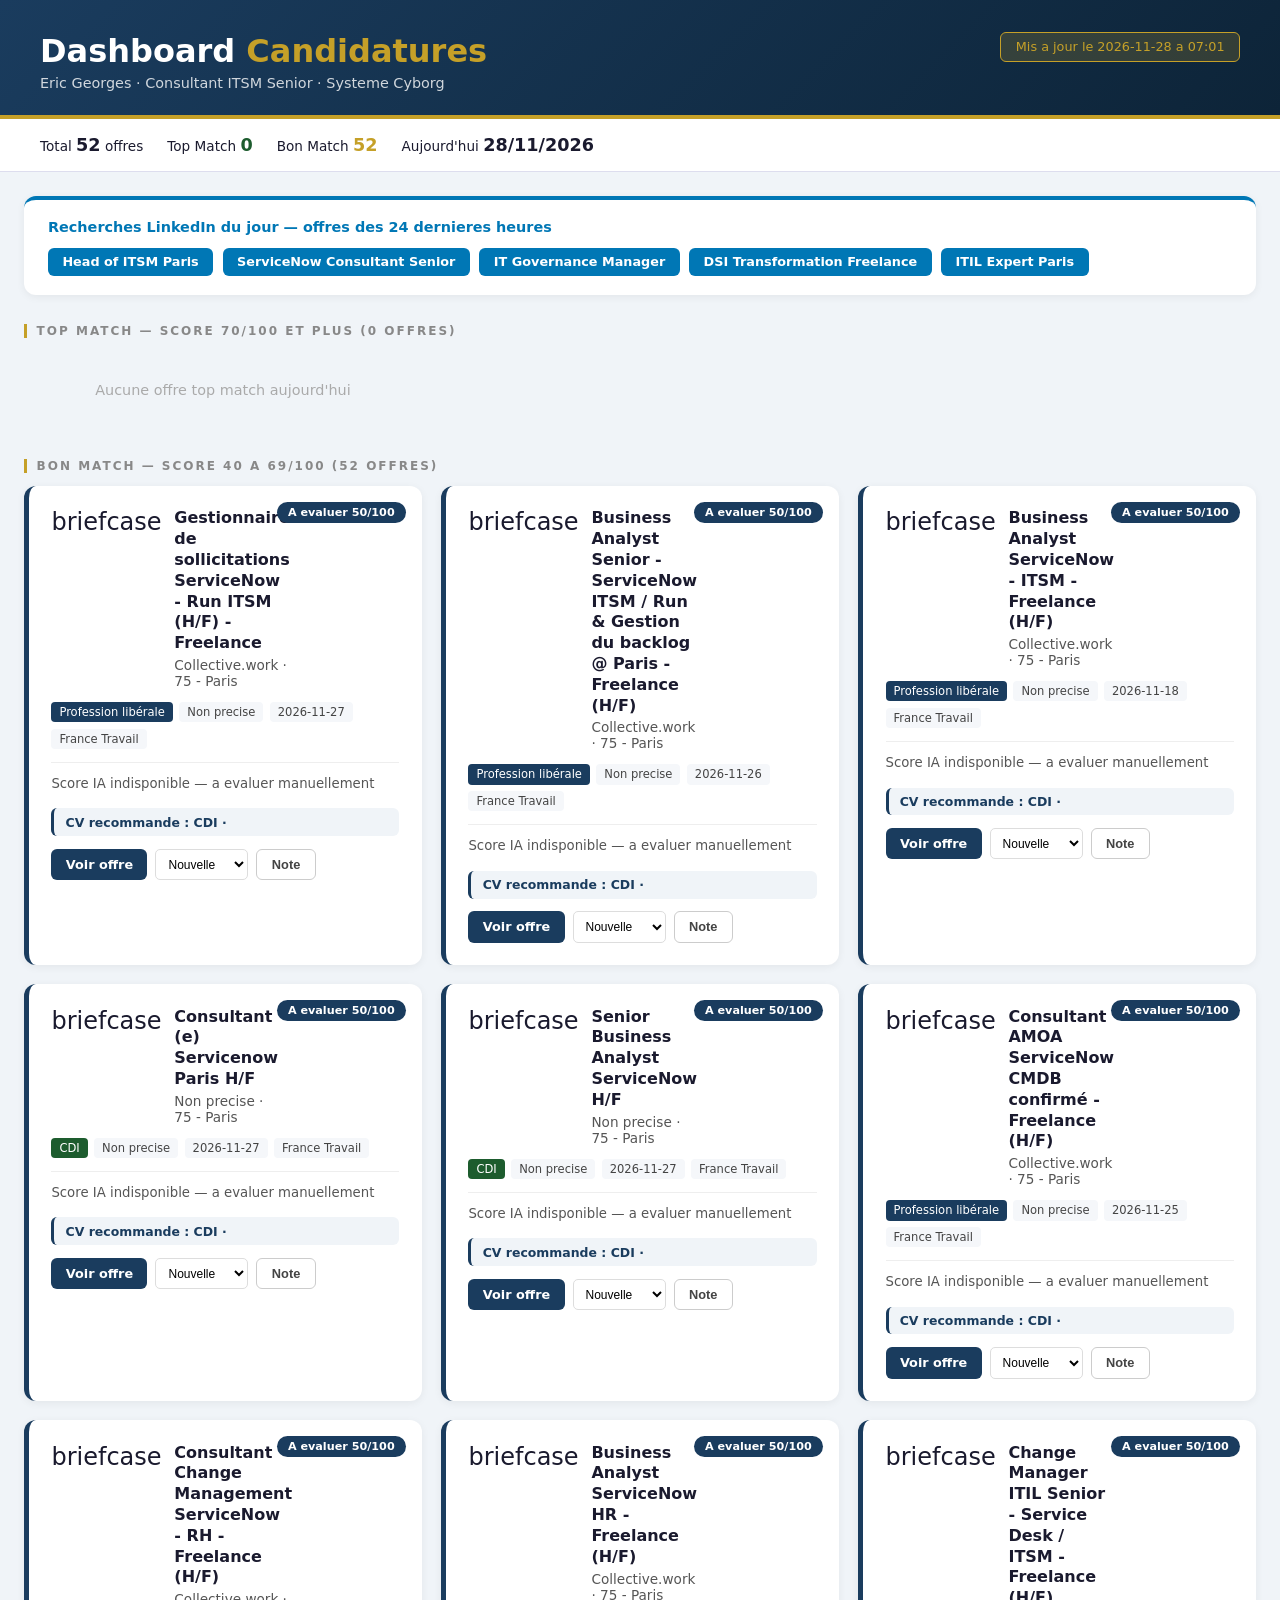
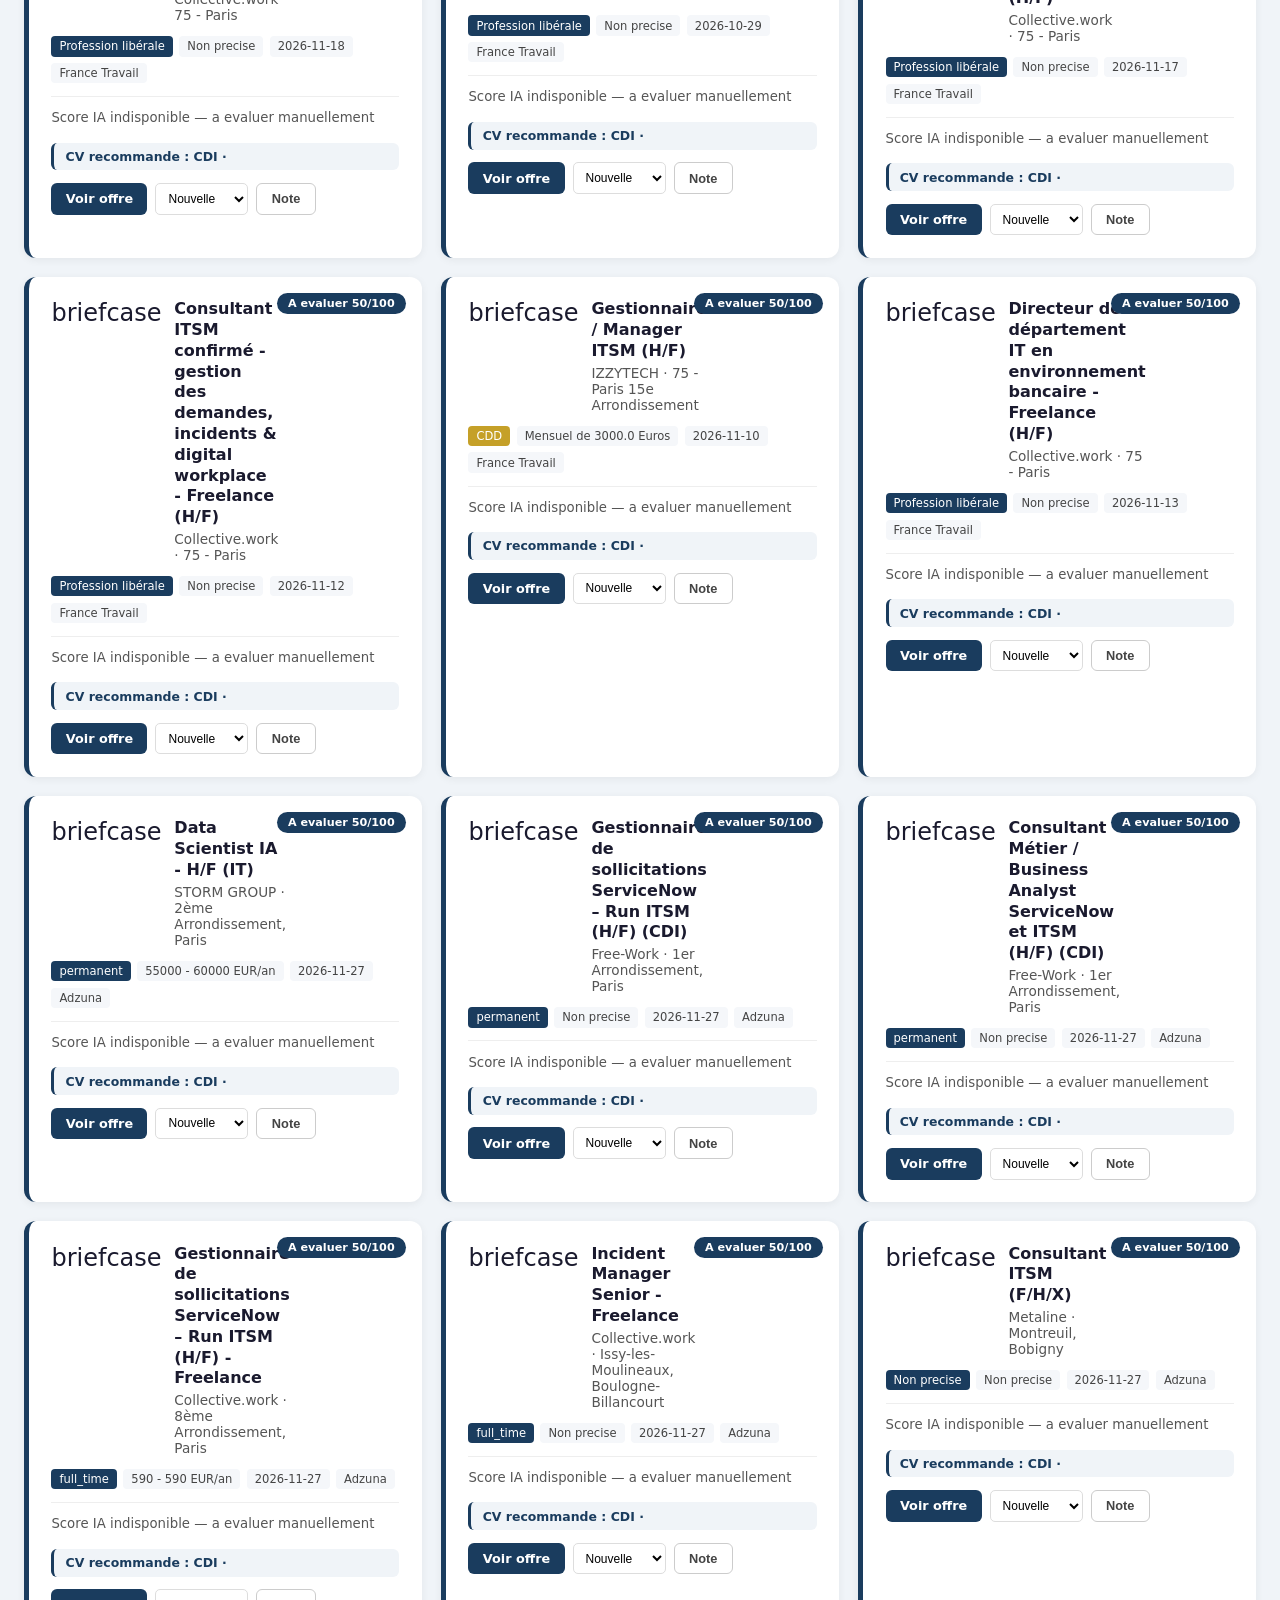
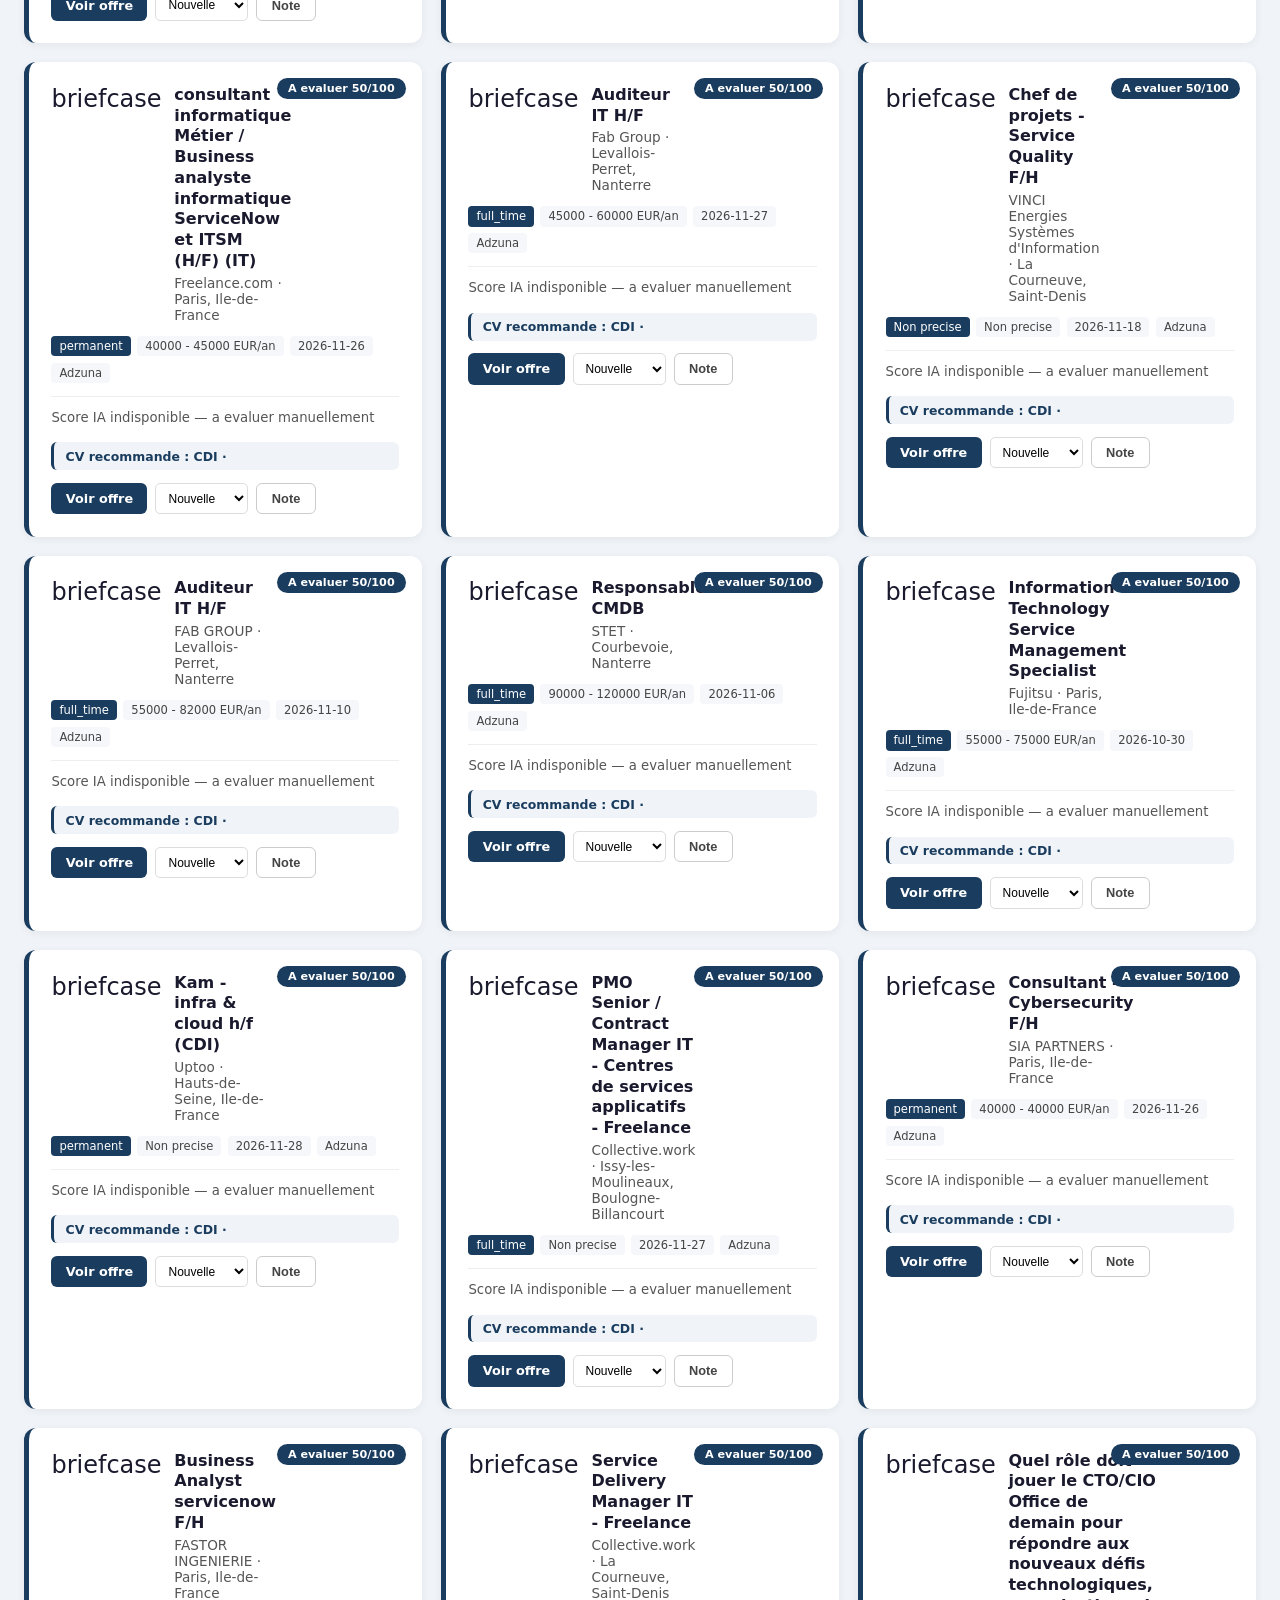
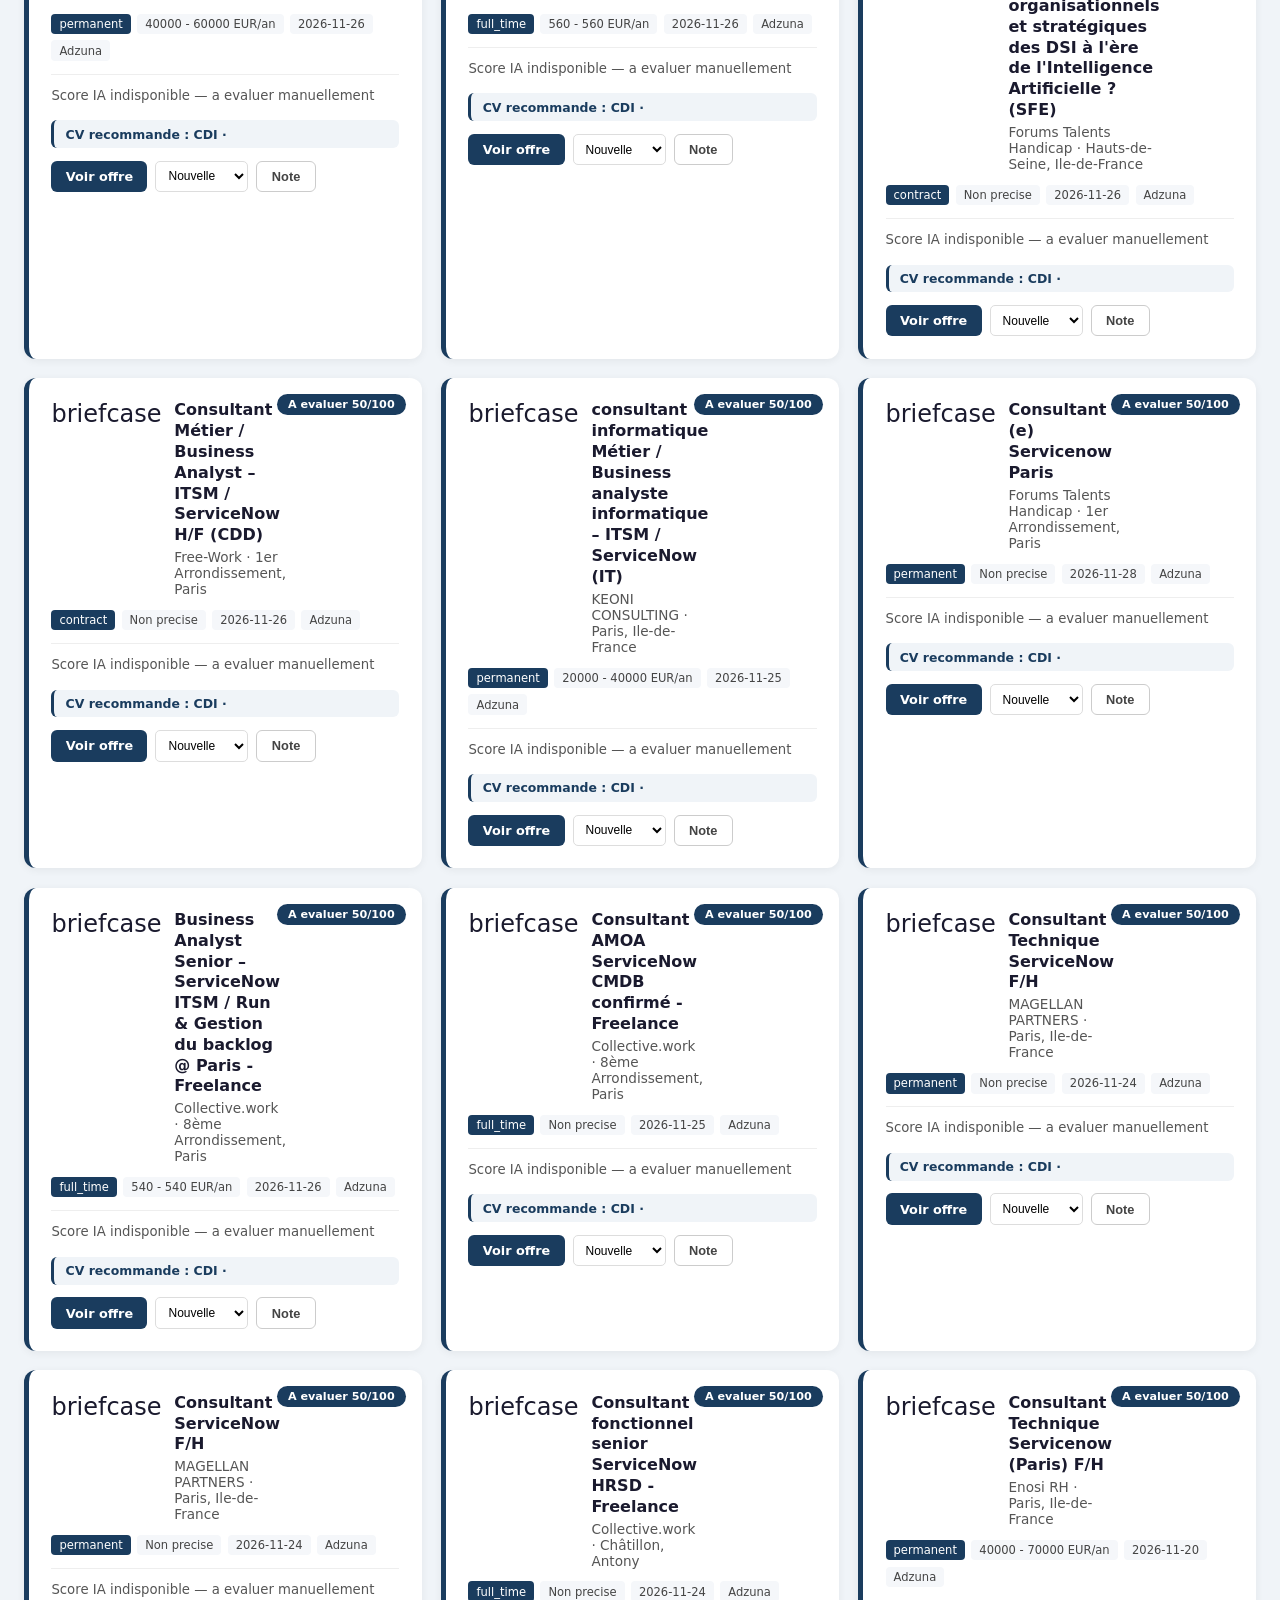
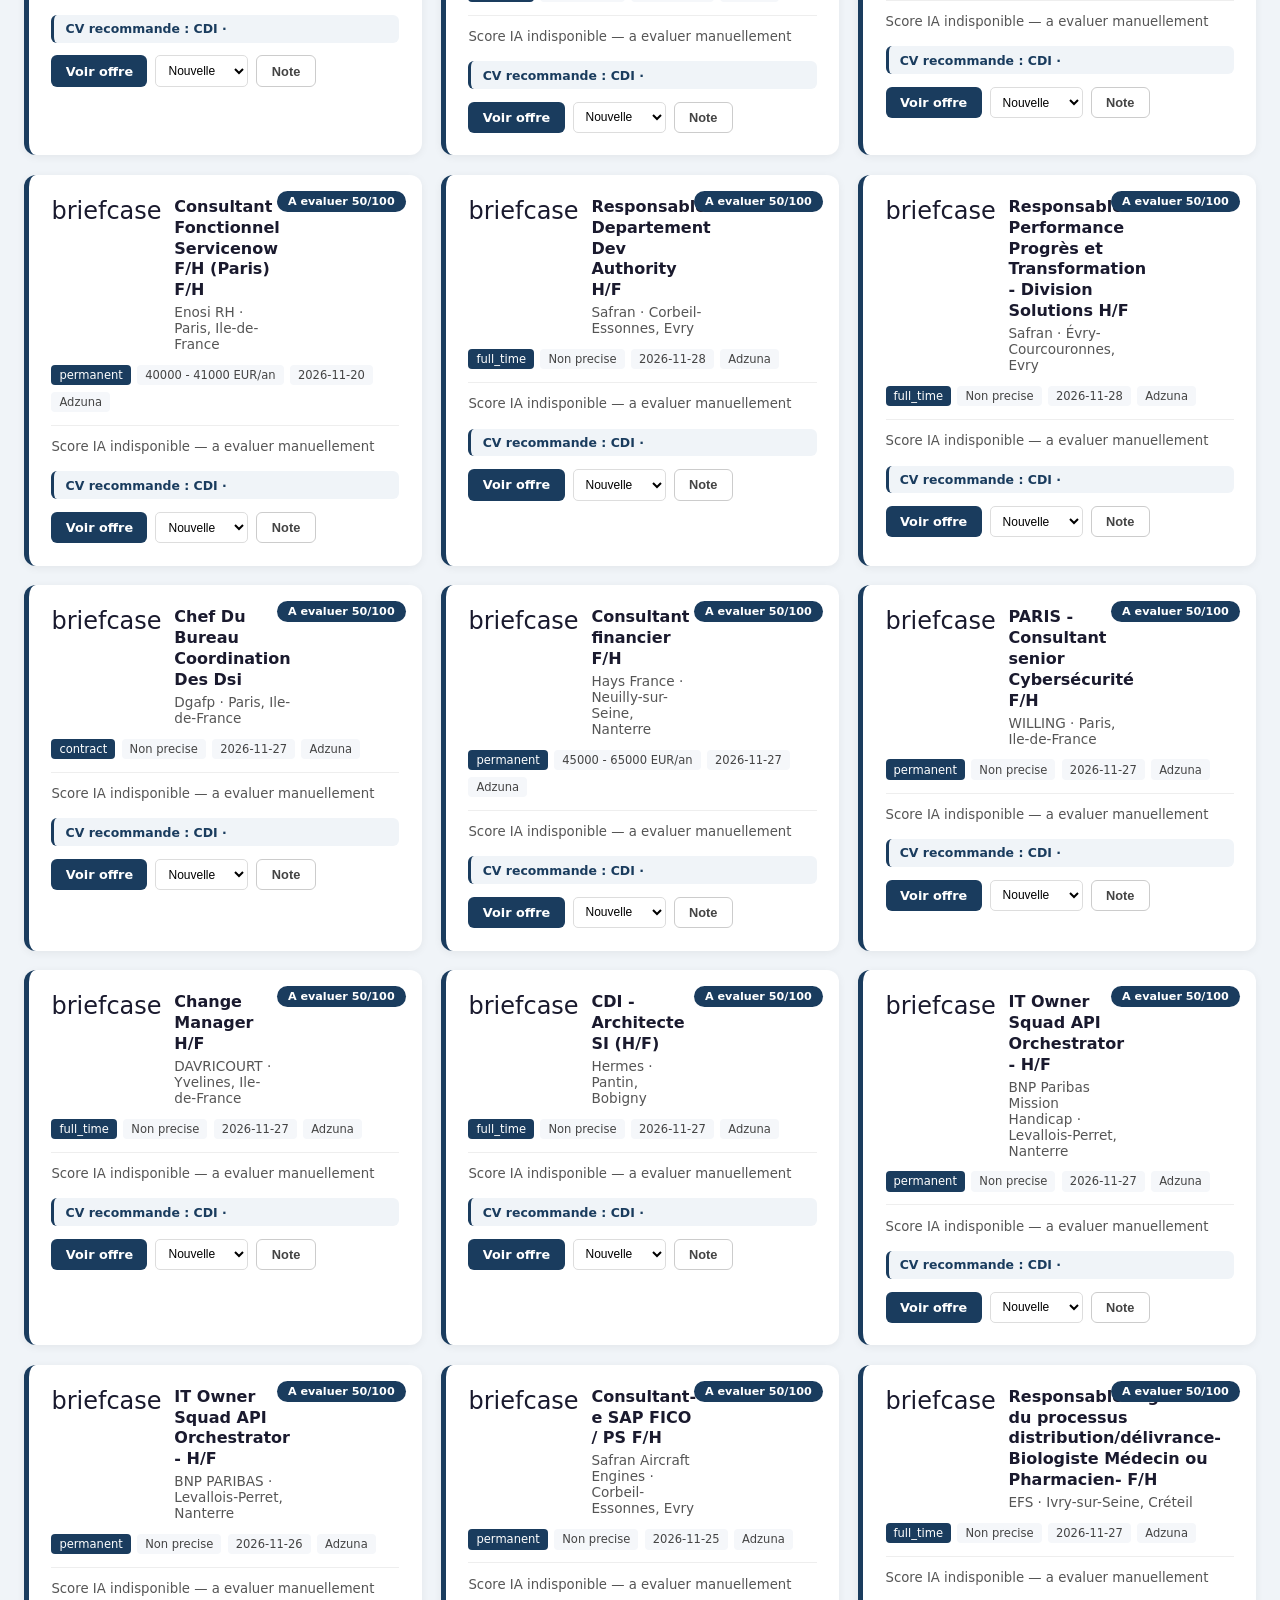
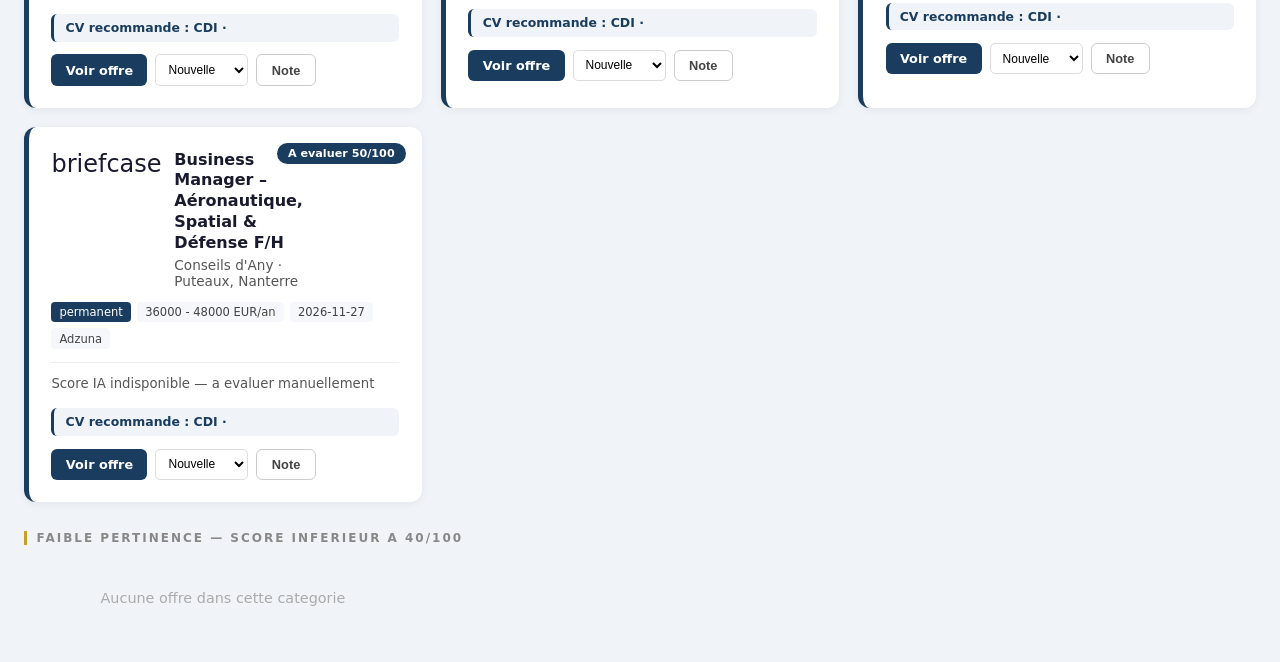
<file: index.html>
<!DOCTYPE html>
<html lang="fr">
<head>
<meta charset="UTF-8">
<meta name="viewport" content="width=device-width, initial-scale=1.0">
<title>Dashboard Candidatures — Eric Georges</title>
<style>
  :root { --navy: #1A3C5E; --gold: #C5A028; --green: #1D5C2E; --bordeaux: #8B1A1A; --indigo: #2C2C6E; }
  * { box-sizing: border-box; margin: 0; padding: 0; }
  body { font-family: 'Segoe UI', system-ui, sans-serif; background: #f0f4f8; color: #1a1a2e; }
  .header { background: linear-gradient(135deg, #1A3C5E 0%, #0d2438 100%); color: white; padding: 2rem 2.5rem 1.5rem; border-bottom: 4px solid #C5A028; }
  .header h1 { font-size: 2rem; font-weight: 800; }
  .header h1 span { color: #C5A028; }
  .header-sub { font-size: 0.9rem; opacity: 0.8; margin-top: 0.3rem; }
  .header-top { display:flex; justify-content:space-between; align-items:flex-start; flex-wrap:wrap; gap:1rem; }
  .date-badge { background: rgba(197,160,40,0.2); border: 1px solid #C5A028; border-radius: 6px; padding: 0.4rem 0.9rem; font-size: 0.8rem; color: #C5A028; }
  .stats { display: flex; gap: 1.5rem; padding: 1rem 2.5rem; background: white; border-bottom: 1px solid #dde; flex-wrap: wrap; }
  .stat { font-size: 0.85rem; }
  .stat strong { font-size: 1.1rem; }
  main { max-width: 1300px; margin: 0 auto; padding: 1.5rem; }
  .section-label { font-size: 0.75rem; font-weight: 700; text-transform: uppercase; letter-spacing: 2px; color: #888; margin: 1.8rem 0 0.8rem; border-left: 3px solid #C5A028; padding-left: 0.6rem; }
  .grid { display: grid; grid-template-columns: repeat(auto-fill, minmax(360px, 1fr)); gap: 1.2rem; }
  .card { background: white; border-radius: 12px; padding: 1.4rem; box-shadow: 0 2px 8px rgba(0,0,0,0.06); border-left: 5px solid #1A3C5E; position: relative; transition: transform 0.15s; }
  .card:hover { transform: translateY(-2px); box-shadow: 0 6px 20px rgba(0,0,0,0.1); }
  .score-badge { position: absolute; top: 1rem; right: 1rem; padding: 0.25rem 0.7rem; border-radius: 20px; font-size: 0.7rem; font-weight: 700; color: white; }
  .card-header { display: flex; gap: 0.8rem; margin-bottom: 0.8rem; padding-right: 8rem; }
  .card-icon { font-size: 1.5rem; }
  .card-title { font-size: 1rem; font-weight: 700; line-height: 1.3; }
  .card-company { font-size: 0.85rem; color: #555; margin-top: 0.2rem; }
  .card-meta { display: flex; flex-wrap: wrap; gap: 0.4rem; margin: 0.8rem 0; }
  .tag { background: #F5F7FA; border-radius: 4px; padding: 0.2rem 0.5rem; font-size: 0.72rem; color: #444; }
  .card-body { font-size: 0.83rem; color: #555; line-height: 1.5; margin-bottom: 0.9rem; border-top: 1px solid #eee; padding-top: 0.7rem; }
  .card-cv { font-size: 0.78rem; background: #f0f4f8; border-radius: 6px; padding: 0.4rem 0.7rem; margin-bottom: 0.8rem; color: #1A3C5E; font-weight: 600; }
  .card-actions { display: flex; gap: 0.5rem; flex-wrap: wrap; }
  .btn { display: inline-flex; align-items: center; padding: 0.45rem 0.9rem; border-radius: 6px; font-size: 0.8rem; font-weight: 600; text-decoration: none; cursor: pointer; border: none; }
  .btn-primary { background: #1A3C5E; color: white; }
  .btn-outline { background: transparent; border: 1.5px solid #ccc; color: #444; }
  .status-select { font-size: 0.75rem; padding: 0.3rem 0.5rem; border-radius: 5px; border: 1.5px solid #ddd; cursor: pointer; background: white; }
  .notes-area { width: 100%; margin-top: 0.6rem; padding: 0.5rem; border-radius: 6px; border: 1.5px solid #ddd; font-size: 0.8rem; resize: vertical; min-height: 50px; display: none; font-family: inherit; }
  .notes-area.visible { display: block; }
  .linkedin-section { background: white; border-radius: 12px; padding: 1.2rem 1.5rem; margin-bottom: 1rem; box-shadow: 0 2px 8px rgba(0,0,0,0.06); border-top: 4px solid #0077B5; }
  .linkedin-section h3 { color: #0077B5; font-size: 0.9rem; margin-bottom: 0.8rem; font-weight: 700; }
  .linkedin-links { display: flex; flex-wrap: wrap; gap: 0.6rem; }
  .linkedin-link { background: #0077B5; color: white; padding: 0.4rem 0.9rem; border-radius: 6px; font-size: 0.8rem; font-weight: 600; text-decoration: none; }
  .linkedin-link:hover { background: #005582; }
  .empty { text-align:center; color:#aaa; padding:2rem; font-size:0.9rem; }
</style>
</head>
<body>
<div class="header"><div class="header-top"><div><h1>Dashboard <span>Candidatures</span></h1><div class="header-sub">Eric Georges · Consultant ITSM Senior · Systeme Cyborg</div></div><div class="date-badge">Mis a jour le 2026-11-28 a 07:01</div></div></div>
<div class="stats"><div class="stat">Total <strong>52</strong> offres</div><div class="stat">Top Match <strong style="color:#1D5C2E">0</strong></div><div class="stat">Bon Match <strong style="color:#C5A028">52</strong></div><div class="stat">Aujourd'hui <strong>28/11/2026</strong></div></div>
<main>
<div class="linkedin-section"><h3>Recherches LinkedIn du jour — offres des 24 dernieres heures</h3><div class="linkedin-links"><a class="linkedin-link" href="https://www.linkedin.com/jobs/search/?keywords=head+of+ITSM+paris&location=Paris&f_TPR=r86400" target="_blank">Head of ITSM Paris</a><a class="linkedin-link" href="https://www.linkedin.com/jobs/search/?keywords=servicenow+consultant+senior+paris&location=Paris&f_TPR=r86400" target="_blank">ServiceNow Consultant Senior</a><a class="linkedin-link" href="https://www.linkedin.com/jobs/search/?keywords=IT+governance+manager+paris&location=Paris&f_TPR=r86400" target="_blank">IT Governance Manager</a><a class="linkedin-link" href="https://www.linkedin.com/jobs/search/?keywords=DSI+transformation+freelance+paris&location=Paris&f_TPR=r86400" target="_blank">DSI Transformation Freelance</a><a class="linkedin-link" href="https://www.linkedin.com/jobs/search/?keywords=ITIL+expert+paris&location=Paris&f_TPR=r86400" target="_blank">ITIL Expert Paris</a></div></div>
<div class="section-label">Top Match — Score 70/100 et plus (0 offres)</div><div class="grid"><div class="empty">Aucune offre top match aujourd'hui</div></div>
<div class="section-label">Bon Match — Score 40 a 69/100 (52 offres)</div><div class="grid"><div class="card" style="border-left-color:#1A3C5E"><div class="score-badge" style="background:#1A3C5E">A evaluer 50/100</div><div class="card-header"><div class="card-icon">briefcase</div><div><div class="card-title">Gestionnaire de sollicitations ServiceNow - Run ITSM (H/F) - Freelance</div><div class="card-company">Collective.work · 75 - Paris</div></div></div><div class="card-meta"><span class="tag" style="background:#1A3C5E;color:white">Profession libérale</span><span class="tag">Non precise</span><span class="tag">2026-11-27</span><span class="tag">France Travail</span></div><div class="card-body">Score IA indisponible — a evaluer manuellement</div><div class="card-cv" style="border-left:3px solid #1A3C5E">CV recommande : CDI · </div><div class="card-actions"><a class="btn btn-primary" href="https://candidat.francetravail.fr/offres/recherche/detail/9271152" target="_blank">Voir offre</a><select class="status-select" onchange="updateStatus('9271152', this.value)"><option value="new">Nouvelle</option><option value="active">A postuler</option><option value="applied">Envoyee</option><option value="network">Reseau</option><option value="rejected">Refusee</option></select><button class="btn btn-outline" onclick="toggleNote('9271152')">Note</button></div><textarea class="notes-area" id="notes9271152" onchange="saveNote('9271152', this.value)" placeholder="Vos notes..."></textarea></div><div class="card" style="border-left-color:#1A3C5E"><div class="score-badge" style="background:#1A3C5E">A evaluer 50/100</div><div class="card-header"><div class="card-icon">briefcase</div><div><div class="card-title">Business Analyst Senior - ServiceNow ITSM / Run & Gestion du backlog @ Paris - Freelance (H/F)</div><div class="card-company">Collective.work · 75 - Paris</div></div></div><div class="card-meta"><span class="tag" style="background:#1A3C5E;color:white">Profession libérale</span><span class="tag">Non precise</span><span class="tag">2026-11-26</span><span class="tag">France Travail</span></div><div class="card-body">Score IA indisponible — a evaluer manuellement</div><div class="card-cv" style="border-left:3px solid #1A3C5E">CV recommande : CDI · </div><div class="card-actions"><a class="btn btn-primary" href="https://candidat.francetravail.fr/offres/recherche/detail/9210016" target="_blank">Voir offre</a><select class="status-select" onchange="updateStatus('9210016', this.value)"><option value="new">Nouvelle</option><option value="active">A postuler</option><option value="applied">Envoyee</option><option value="network">Reseau</option><option value="rejected">Refusee</option></select><button class="btn btn-outline" onclick="toggleNote('9210016')">Note</button></div><textarea class="notes-area" id="notes9210016" onchange="saveNote('9210016', this.value)" placeholder="Vos notes..."></textarea></div><div class="card" style="border-left-color:#1A3C5E"><div class="score-badge" style="background:#1A3C5E">A evaluer 50/100</div><div class="card-header"><div class="card-icon">briefcase</div><div><div class="card-title">Business Analyst ServiceNow - ITSM - Freelance (H/F)</div><div class="card-company">Collective.work · 75 - Paris</div></div></div><div class="card-meta"><span class="tag" style="background:#1A3C5E;color:white">Profession libérale</span><span class="tag">Non precise</span><span class="tag">2026-11-18</span><span class="tag">France Travail</span></div><div class="card-body">Score IA indisponible — a evaluer manuellement</div><div class="card-cv" style="border-left:3px solid #1A3C5E">CV recommande : CDI · </div><div class="card-actions"><a class="btn btn-primary" href="https://candidat.francetravail.fr/offres/recherche/detail/8951730" target="_blank">Voir offre</a><select class="status-select" onchange="updateStatus('8951730', this.value)"><option value="new">Nouvelle</option><option value="active">A postuler</option><option value="applied">Envoyee</option><option value="network">Reseau</option><option value="rejected">Refusee</option></select><button class="btn btn-outline" onclick="toggleNote('8951730')">Note</button></div><textarea class="notes-area" id="notes8951730" onchange="saveNote('8951730', this.value)" placeholder="Vos notes..."></textarea></div><div class="card" style="border-left-color:#1A3C5E"><div class="score-badge" style="background:#1A3C5E">A evaluer 50/100</div><div class="card-header"><div class="card-icon">briefcase</div><div><div class="card-title">Consultant (e) Servicenow Paris H/F</div><div class="card-company">Non precise · 75 - Paris</div></div></div><div class="card-meta"><span class="tag" style="background:#1D5C2E;color:white">CDI</span><span class="tag">Non precise</span><span class="tag">2026-11-27</span><span class="tag">France Travail</span></div><div class="card-body">Score IA indisponible — a evaluer manuellement</div><div class="card-cv" style="border-left:3px solid #1A3C5E">CV recommande : CDI · </div><div class="card-actions"><a class="btn btn-primary" href="https://candidat.francetravail.fr/offres/recherche/detail/9274784" target="_blank">Voir offre</a><select class="status-select" onchange="updateStatus('9274784', this.value)"><option value="new">Nouvelle</option><option value="active">A postuler</option><option value="applied">Envoyee</option><option value="network">Reseau</option><option value="rejected">Refusee</option></select><button class="btn btn-outline" onclick="toggleNote('9274784')">Note</button></div><textarea class="notes-area" id="notes9274784" onchange="saveNote('9274784', this.value)" placeholder="Vos notes..."></textarea></div><div class="card" style="border-left-color:#1A3C5E"><div class="score-badge" style="background:#1A3C5E">A evaluer 50/100</div><div class="card-header"><div class="card-icon">briefcase</div><div><div class="card-title">Senior Business Analyst ServiceNow H/F</div><div class="card-company">Non precise · 75 - Paris</div></div></div><div class="card-meta"><span class="tag" style="background:#1D5C2E;color:white">CDI</span><span class="tag">Non precise</span><span class="tag">2026-11-27</span><span class="tag">France Travail</span></div><div class="card-body">Score IA indisponible — a evaluer manuellement</div><div class="card-cv" style="border-left:3px solid #1A3C5E">CV recommande : CDI · </div><div class="card-actions"><a class="btn btn-primary" href="https://candidat.francetravail.fr/offres/recherche/detail/9274769" target="_blank">Voir offre</a><select class="status-select" onchange="updateStatus('9274769', this.value)"><option value="new">Nouvelle</option><option value="active">A postuler</option><option value="applied">Envoyee</option><option value="network">Reseau</option><option value="rejected">Refusee</option></select><button class="btn btn-outline" onclick="toggleNote('9274769')">Note</button></div><textarea class="notes-area" id="notes9274769" onchange="saveNote('9274769', this.value)" placeholder="Vos notes..."></textarea></div><div class="card" style="border-left-color:#1A3C5E"><div class="score-badge" style="background:#1A3C5E">A evaluer 50/100</div><div class="card-header"><div class="card-icon">briefcase</div><div><div class="card-title">Consultant AMOA ServiceNow CMDB confirmé - Freelance (H/F)</div><div class="card-company">Collective.work · 75 - Paris</div></div></div><div class="card-meta"><span class="tag" style="background:#1A3C5E;color:white">Profession libérale</span><span class="tag">Non precise</span><span class="tag">2026-11-25</span><span class="tag">France Travail</span></div><div class="card-body">Score IA indisponible — a evaluer manuellement</div><div class="card-cv" style="border-left:3px solid #1A3C5E">CV recommande : CDI · </div><div class="card-actions"><a class="btn btn-primary" href="https://candidat.francetravail.fr/offres/recherche/detail/9176006" target="_blank">Voir offre</a><select class="status-select" onchange="updateStatus('9176006', this.value)"><option value="new">Nouvelle</option><option value="active">A postuler</option><option value="applied">Envoyee</option><option value="network">Reseau</option><option value="rejected">Refusee</option></select><button class="btn btn-outline" onclick="toggleNote('9176006')">Note</button></div><textarea class="notes-area" id="notes9176006" onchange="saveNote('9176006', this.value)" placeholder="Vos notes..."></textarea></div><div class="card" style="border-left-color:#1A3C5E"><div class="score-badge" style="background:#1A3C5E">A evaluer 50/100</div><div class="card-header"><div class="card-icon">briefcase</div><div><div class="card-title">Consultant Change Management ServiceNow - RH - Freelance (H/F)</div><div class="card-company">Collective.work · 75 - Paris</div></div></div><div class="card-meta"><span class="tag" style="background:#1A3C5E;color:white">Profession libérale</span><span class="tag">Non precise</span><span class="tag">2026-11-18</span><span class="tag">France Travail</span></div><div class="card-body">Score IA indisponible — a evaluer manuellement</div><div class="card-cv" style="border-left:3px solid #1A3C5E">CV recommande : CDI · </div><div class="card-actions"><a class="btn btn-primary" href="https://candidat.francetravail.fr/offres/recherche/detail/8951560" target="_blank">Voir offre</a><select class="status-select" onchange="updateStatus('8951560', this.value)"><option value="new">Nouvelle</option><option value="active">A postuler</option><option value="applied">Envoyee</option><option value="network">Reseau</option><option value="rejected">Refusee</option></select><button class="btn btn-outline" onclick="toggleNote('8951560')">Note</button></div><textarea class="notes-area" id="notes8951560" onchange="saveNote('8951560', this.value)" placeholder="Vos notes..."></textarea></div><div class="card" style="border-left-color:#1A3C5E"><div class="score-badge" style="background:#1A3C5E">A evaluer 50/100</div><div class="card-header"><div class="card-icon">briefcase</div><div><div class="card-title">Business Analyst ServiceNow HR - Freelance (H/F)</div><div class="card-company">Collective.work · 75 - Paris</div></div></div><div class="card-meta"><span class="tag" style="background:#1A3C5E;color:white">Profession libérale</span><span class="tag">Non precise</span><span class="tag">2026-10-29</span><span class="tag">France Travail</span></div><div class="card-body">Score IA indisponible — a evaluer manuellement</div><div class="card-cv" style="border-left:3px solid #1A3C5E">CV recommande : CDI · </div><div class="card-actions"><a class="btn btn-primary" href="https://candidat.francetravail.fr/offres/recherche/detail/8394681" target="_blank">Voir offre</a><select class="status-select" onchange="updateStatus('8394681', this.value)"><option value="new">Nouvelle</option><option value="active">A postuler</option><option value="applied">Envoyee</option><option value="network">Reseau</option><option value="rejected">Refusee</option></select><button class="btn btn-outline" onclick="toggleNote('8394681')">Note</button></div><textarea class="notes-area" id="notes8394681" onchange="saveNote('8394681', this.value)" placeholder="Vos notes..."></textarea></div><div class="card" style="border-left-color:#1A3C5E"><div class="score-badge" style="background:#1A3C5E">A evaluer 50/100</div><div class="card-header"><div class="card-icon">briefcase</div><div><div class="card-title">Change Manager ITIL Senior - Service Desk / ITSM - Freelance (H/F)</div><div class="card-company">Collective.work · 75 - Paris</div></div></div><div class="card-meta"><span class="tag" style="background:#1A3C5E;color:white">Profession libérale</span><span class="tag">Non precise</span><span class="tag">2026-11-17</span><span class="tag">France Travail</span></div><div class="card-body">Score IA indisponible — a evaluer manuellement</div><div class="card-cv" style="border-left:3px solid #1A3C5E">CV recommande : CDI · </div><div class="card-actions"><a class="btn btn-primary" href="https://candidat.francetravail.fr/offres/recherche/detail/8915889" target="_blank">Voir offre</a><select class="status-select" onchange="updateStatus('8915889', this.value)"><option value="new">Nouvelle</option><option value="active">A postuler</option><option value="applied">Envoyee</option><option value="network">Reseau</option><option value="rejected">Refusee</option></select><button class="btn btn-outline" onclick="toggleNote('8915889')">Note</button></div><textarea class="notes-area" id="notes8915889" onchange="saveNote('8915889', this.value)" placeholder="Vos notes..."></textarea></div><div class="card" style="border-left-color:#1A3C5E"><div class="score-badge" style="background:#1A3C5E">A evaluer 50/100</div><div class="card-header"><div class="card-icon">briefcase</div><div><div class="card-title">Consultant ITSM confirmé - gestion des demandes, incidents & digital workplace - Freelance (H/F)</div><div class="card-company">Collective.work · 75 - Paris</div></div></div><div class="card-meta"><span class="tag" style="background:#1A3C5E;color:white">Profession libérale</span><span class="tag">Non precise</span><span class="tag">2026-11-12</span><span class="tag">France Travail</span></div><div class="card-body">Score IA indisponible — a evaluer manuellement</div><div class="card-cv" style="border-left:3px solid #1A3C5E">CV recommande : CDI · </div><div class="card-actions"><a class="btn btn-primary" href="https://candidat.francetravail.fr/offres/recherche/detail/8762454" target="_blank">Voir offre</a><select class="status-select" onchange="updateStatus('8762454', this.value)"><option value="new">Nouvelle</option><option value="active">A postuler</option><option value="applied">Envoyee</option><option value="network">Reseau</option><option value="rejected">Refusee</option></select><button class="btn btn-outline" onclick="toggleNote('8762454')">Note</button></div><textarea class="notes-area" id="notes8762454" onchange="saveNote('8762454', this.value)" placeholder="Vos notes..."></textarea></div><div class="card" style="border-left-color:#1A3C5E"><div class="score-badge" style="background:#1A3C5E">A evaluer 50/100</div><div class="card-header"><div class="card-icon">briefcase</div><div><div class="card-title">Gestionnaire / Manager ITSM (H/F)</div><div class="card-company">IZZYTECH · 75 - Paris 15e Arrondissement</div></div></div><div class="card-meta"><span class="tag" style="background:#C5A028;color:white">CDD</span><span class="tag">Mensuel de 3000.0 Euros</span><span class="tag">2026-11-10</span><span class="tag">France Travail</span></div><div class="card-body">Score IA indisponible — a evaluer manuellement</div><div class="card-cv" style="border-left:3px solid #1A3C5E">CV recommande : CDI · </div><div class="card-actions"><a class="btn btn-primary" href="https://candidat.francetravail.fr/offres/recherche/detail/216GRDV" target="_blank">Voir offre</a><select class="status-select" onchange="updateStatus('216GRDV', this.value)"><option value="new">Nouvelle</option><option value="active">A postuler</option><option value="applied">Envoyee</option><option value="network">Reseau</option><option value="rejected">Refusee</option></select><button class="btn btn-outline" onclick="toggleNote('216GRDV')">Note</button></div><textarea class="notes-area" id="notes216GRDV" onchange="saveNote('216GRDV', this.value)" placeholder="Vos notes..."></textarea></div><div class="card" style="border-left-color:#1A3C5E"><div class="score-badge" style="background:#1A3C5E">A evaluer 50/100</div><div class="card-header"><div class="card-icon">briefcase</div><div><div class="card-title">Directeur de département IT en environnement bancaire - Freelance (H/F)</div><div class="card-company">Collective.work · 75 - Paris</div></div></div><div class="card-meta"><span class="tag" style="background:#1A3C5E;color:white">Profession libérale</span><span class="tag">Non precise</span><span class="tag">2026-11-13</span><span class="tag">France Travail</span></div><div class="card-body">Score IA indisponible — a evaluer manuellement</div><div class="card-cv" style="border-left:3px solid #1A3C5E">CV recommande : CDI · </div><div class="card-actions"><a class="btn btn-primary" href="https://candidat.francetravail.fr/offres/recherche/detail/8797809" target="_blank">Voir offre</a><select class="status-select" onchange="updateStatus('8797809', this.value)"><option value="new">Nouvelle</option><option value="active">A postuler</option><option value="applied">Envoyee</option><option value="network">Reseau</option><option value="rejected">Refusee</option></select><button class="btn btn-outline" onclick="toggleNote('8797809')">Note</button></div><textarea class="notes-area" id="notes8797809" onchange="saveNote('8797809', this.value)" placeholder="Vos notes..."></textarea></div><div class="card" style="border-left-color:#1A3C5E"><div class="score-badge" style="background:#1A3C5E">A evaluer 50/100</div><div class="card-header"><div class="card-icon">briefcase</div><div><div class="card-title">Data Scientist IA - H/F (IT)</div><div class="card-company">STORM GROUP · 2ème Arrondissement, Paris</div></div></div><div class="card-meta"><span class="tag" style="background:#1A3C5E;color:white">permanent</span><span class="tag">55000 - 60000 EUR/an</span><span class="tag">2026-11-27</span><span class="tag">Adzuna</span></div><div class="card-body">Score IA indisponible — a evaluer manuellement</div><div class="card-cv" style="border-left:3px solid #1A3C5E">CV recommande : CDI · </div><div class="card-actions"><a class="btn btn-primary" href="https://www.adzuna.fr/details/5981114932?utm_medium=api&utm_source=99a97ab7" target="_blank">Voir offre</a><select class="status-select" onchange="updateStatus('adzuna_5981114932', this.value)"><option value="new">Nouvelle</option><option value="active">A postuler</option><option value="applied">Envoyee</option><option value="network">Reseau</option><option value="rejected">Refusee</option></select><button class="btn btn-outline" onclick="toggleNote('adzuna_5981114932')">Note</button></div><textarea class="notes-area" id="notesadzuna_5981114932" onchange="saveNote('adzuna_5981114932', this.value)" placeholder="Vos notes..."></textarea></div><div class="card" style="border-left-color:#1A3C5E"><div class="score-badge" style="background:#1A3C5E">A evaluer 50/100</div><div class="card-header"><div class="card-icon">briefcase</div><div><div class="card-title">Gestionnaire de sollicitations ServiceNow – Run ITSM (H/F) (CDI)</div><div class="card-company">Free-Work · 1er Arrondissement, Paris</div></div></div><div class="card-meta"><span class="tag" style="background:#1A3C5E;color:white">permanent</span><span class="tag">Non precise</span><span class="tag">2026-11-27</span><span class="tag">Adzuna</span></div><div class="card-body">Score IA indisponible — a evaluer manuellement</div><div class="card-cv" style="border-left:3px solid #1A3C5E">CV recommande : CDI · </div><div class="card-actions"><a class="btn btn-primary" href="https://www.adzuna.fr/details/5980863860?utm_medium=api&utm_source=99a97ab7" target="_blank">Voir offre</a><select class="status-select" onchange="updateStatus('adzuna_5980863860', this.value)"><option value="new">Nouvelle</option><option value="active">A postuler</option><option value="applied">Envoyee</option><option value="network">Reseau</option><option value="rejected">Refusee</option></select><button class="btn btn-outline" onclick="toggleNote('adzuna_5980863860')">Note</button></div><textarea class="notes-area" id="notesadzuna_5980863860" onchange="saveNote('adzuna_5980863860', this.value)" placeholder="Vos notes..."></textarea></div><div class="card" style="border-left-color:#1A3C5E"><div class="score-badge" style="background:#1A3C5E">A evaluer 50/100</div><div class="card-header"><div class="card-icon">briefcase</div><div><div class="card-title">Consultant Métier / Business Analyst ServiceNow et ITSM (H/F) (CDI)</div><div class="card-company">Free-Work · 1er Arrondissement, Paris</div></div></div><div class="card-meta"><span class="tag" style="background:#1A3C5E;color:white">permanent</span><span class="tag">Non precise</span><span class="tag">2026-11-27</span><span class="tag">Adzuna</span></div><div class="card-body">Score IA indisponible — a evaluer manuellement</div><div class="card-cv" style="border-left:3px solid #1A3C5E">CV recommande : CDI · </div><div class="card-actions"><a class="btn btn-primary" href="https://www.adzuna.fr/details/5980863856?utm_medium=api&utm_source=99a97ab7" target="_blank">Voir offre</a><select class="status-select" onchange="updateStatus('adzuna_5980863856', this.value)"><option value="new">Nouvelle</option><option value="active">A postuler</option><option value="applied">Envoyee</option><option value="network">Reseau</option><option value="rejected">Refusee</option></select><button class="btn btn-outline" onclick="toggleNote('adzuna_5980863856')">Note</button></div><textarea class="notes-area" id="notesadzuna_5980863856" onchange="saveNote('adzuna_5980863856', this.value)" placeholder="Vos notes..."></textarea></div><div class="card" style="border-left-color:#1A3C5E"><div class="score-badge" style="background:#1A3C5E">A evaluer 50/100</div><div class="card-header"><div class="card-icon">briefcase</div><div><div class="card-title">Gestionnaire de sollicitations ServiceNow – Run ITSM (H/F) - Freelance</div><div class="card-company">Collective.work · 8ème Arrondissement, Paris</div></div></div><div class="card-meta"><span class="tag" style="background:#1A3C5E;color:white">full_time</span><span class="tag">590 - 590 EUR/an</span><span class="tag">2026-11-27</span><span class="tag">Adzuna</span></div><div class="card-body">Score IA indisponible — a evaluer manuellement</div><div class="card-cv" style="border-left:3px solid #1A3C5E">CV recommande : CDI · </div><div class="card-actions"><a class="btn btn-primary" href="https://www.adzuna.fr/details/5980310696?utm_medium=api&utm_source=99a97ab7" target="_blank">Voir offre</a><select class="status-select" onchange="updateStatus('adzuna_5980310696', this.value)"><option value="new">Nouvelle</option><option value="active">A postuler</option><option value="applied">Envoyee</option><option value="network">Reseau</option><option value="rejected">Refusee</option></select><button class="btn btn-outline" onclick="toggleNote('adzuna_5980310696')">Note</button></div><textarea class="notes-area" id="notesadzuna_5980310696" onchange="saveNote('adzuna_5980310696', this.value)" placeholder="Vos notes..."></textarea></div><div class="card" style="border-left-color:#1A3C5E"><div class="score-badge" style="background:#1A3C5E">A evaluer 50/100</div><div class="card-header"><div class="card-icon">briefcase</div><div><div class="card-title">Incident Manager Senior - Freelance</div><div class="card-company">Collective.work · Issy-les-Moulineaux, Boulogne-Billancourt</div></div></div><div class="card-meta"><span class="tag" style="background:#1A3C5E;color:white">full_time</span><span class="tag">Non precise</span><span class="tag">2026-11-27</span><span class="tag">Adzuna</span></div><div class="card-body">Score IA indisponible — a evaluer manuellement</div><div class="card-cv" style="border-left:3px solid #1A3C5E">CV recommande : CDI · </div><div class="card-actions"><a class="btn btn-primary" href="https://www.adzuna.fr/details/5980310191?utm_medium=api&utm_source=99a97ab7" target="_blank">Voir offre</a><select class="status-select" onchange="updateStatus('adzuna_5980310191', this.value)"><option value="new">Nouvelle</option><option value="active">A postuler</option><option value="applied">Envoyee</option><option value="network">Reseau</option><option value="rejected">Refusee</option></select><button class="btn btn-outline" onclick="toggleNote('adzuna_5980310191')">Note</button></div><textarea class="notes-area" id="notesadzuna_5980310191" onchange="saveNote('adzuna_5980310191', this.value)" placeholder="Vos notes..."></textarea></div><div class="card" style="border-left-color:#1A3C5E"><div class="score-badge" style="background:#1A3C5E">A evaluer 50/100</div><div class="card-header"><div class="card-icon">briefcase</div><div><div class="card-title">Consultant ITSM (F/H/X)</div><div class="card-company">Metaline · Montreuil, Bobigny</div></div></div><div class="card-meta"><span class="tag" style="background:#1A3C5E;color:white">Non precise</span><span class="tag">Non precise</span><span class="tag">2026-11-27</span><span class="tag">Adzuna</span></div><div class="card-body">Score IA indisponible — a evaluer manuellement</div><div class="card-cv" style="border-left:3px solid #1A3C5E">CV recommande : CDI · </div><div class="card-actions"><a class="btn btn-primary" href="https://www.adzuna.fr/details/5980204420?utm_medium=api&utm_source=99a97ab7" target="_blank">Voir offre</a><select class="status-select" onchange="updateStatus('adzuna_5980204420', this.value)"><option value="new">Nouvelle</option><option value="active">A postuler</option><option value="applied">Envoyee</option><option value="network">Reseau</option><option value="rejected">Refusee</option></select><button class="btn btn-outline" onclick="toggleNote('adzuna_5980204420')">Note</button></div><textarea class="notes-area" id="notesadzuna_5980204420" onchange="saveNote('adzuna_5980204420', this.value)" placeholder="Vos notes..."></textarea></div><div class="card" style="border-left-color:#1A3C5E"><div class="score-badge" style="background:#1A3C5E">A evaluer 50/100</div><div class="card-header"><div class="card-icon">briefcase</div><div><div class="card-title">consultant informatique Métier / Business analyste informatique ServiceNow et ITSM (H/F) (IT)</div><div class="card-company">Freelance.com · Paris, Ile-de-France</div></div></div><div class="card-meta"><span class="tag" style="background:#1A3C5E;color:white">permanent</span><span class="tag">40000 - 45000 EUR/an</span><span class="tag">2026-11-26</span><span class="tag">Adzuna</span></div><div class="card-body">Score IA indisponible — a evaluer manuellement</div><div class="card-cv" style="border-left:3px solid #1A3C5E">CV recommande : CDI · </div><div class="card-actions"><a class="btn btn-primary" href="https://www.adzuna.fr/details/5980060021?utm_medium=api&utm_source=99a97ab7" target="_blank">Voir offre</a><select class="status-select" onchange="updateStatus('adzuna_5980060021', this.value)"><option value="new">Nouvelle</option><option value="active">A postuler</option><option value="applied">Envoyee</option><option value="network">Reseau</option><option value="rejected">Refusee</option></select><button class="btn btn-outline" onclick="toggleNote('adzuna_5980060021')">Note</button></div><textarea class="notes-area" id="notesadzuna_5980060021" onchange="saveNote('adzuna_5980060021', this.value)" placeholder="Vos notes..."></textarea></div><div class="card" style="border-left-color:#1A3C5E"><div class="score-badge" style="background:#1A3C5E">A evaluer 50/100</div><div class="card-header"><div class="card-icon">briefcase</div><div><div class="card-title">Auditeur IT H/F</div><div class="card-company">Fab Group · Levallois-Perret, Nanterre</div></div></div><div class="card-meta"><span class="tag" style="background:#1A3C5E;color:white">full_time</span><span class="tag">45000 - 60000 EUR/an</span><span class="tag">2026-11-27</span><span class="tag">Adzuna</span></div><div class="card-body">Score IA indisponible — a evaluer manuellement</div><div class="card-cv" style="border-left:3px solid #1A3C5E">CV recommande : CDI · </div><div class="card-actions"><a class="btn btn-primary" href="https://www.adzuna.fr/details/5980754139?utm_medium=api&utm_source=99a97ab7" target="_blank">Voir offre</a><select class="status-select" onchange="updateStatus('adzuna_5980754139', this.value)"><option value="new">Nouvelle</option><option value="active">A postuler</option><option value="applied">Envoyee</option><option value="network">Reseau</option><option value="rejected">Refusee</option></select><button class="btn btn-outline" onclick="toggleNote('adzuna_5980754139')">Note</button></div><textarea class="notes-area" id="notesadzuna_5980754139" onchange="saveNote('adzuna_5980754139', this.value)" placeholder="Vos notes..."></textarea></div><div class="card" style="border-left-color:#1A3C5E"><div class="score-badge" style="background:#1A3C5E">A evaluer 50/100</div><div class="card-header"><div class="card-icon">briefcase</div><div><div class="card-title">Chef de projets - Service Quality F/H</div><div class="card-company">VINCI Energies Systèmes d'Information · La Courneuve, Saint-Denis</div></div></div><div class="card-meta"><span class="tag" style="background:#1A3C5E;color:white">Non precise</span><span class="tag">Non precise</span><span class="tag">2026-11-18</span><span class="tag">Adzuna</span></div><div class="card-body">Score IA indisponible — a evaluer manuellement</div><div class="card-cv" style="border-left:3px solid #1A3C5E">CV recommande : CDI · </div><div class="card-actions"><a class="btn btn-primary" href="https://www.adzuna.fr/details/5969944587?utm_medium=api&utm_source=99a97ab7" target="_blank">Voir offre</a><select class="status-select" onchange="updateStatus('adzuna_5969944587', this.value)"><option value="new">Nouvelle</option><option value="active">A postuler</option><option value="applied">Envoyee</option><option value="network">Reseau</option><option value="rejected">Refusee</option></select><button class="btn btn-outline" onclick="toggleNote('adzuna_5969944587')">Note</button></div><textarea class="notes-area" id="notesadzuna_5969944587" onchange="saveNote('adzuna_5969944587', this.value)" placeholder="Vos notes..."></textarea></div><div class="card" style="border-left-color:#1A3C5E"><div class="score-badge" style="background:#1A3C5E">A evaluer 50/100</div><div class="card-header"><div class="card-icon">briefcase</div><div><div class="card-title">Auditeur IT H/F</div><div class="card-company">FAB GROUP · Levallois-Perret, Nanterre</div></div></div><div class="card-meta"><span class="tag" style="background:#1A3C5E;color:white">full_time</span><span class="tag">55000 - 82000 EUR/an</span><span class="tag">2026-11-10</span><span class="tag">Adzuna</span></div><div class="card-body">Score IA indisponible — a evaluer manuellement</div><div class="card-cv" style="border-left:3px solid #1A3C5E">CV recommande : CDI · </div><div class="card-actions"><a class="btn btn-primary" href="https://www.adzuna.fr/details/5960431758?utm_medium=api&utm_source=99a97ab7" target="_blank">Voir offre</a><select class="status-select" onchange="updateStatus('adzuna_5960431758', this.value)"><option value="new">Nouvelle</option><option value="active">A postuler</option><option value="applied">Envoyee</option><option value="network">Reseau</option><option value="rejected">Refusee</option></select><button class="btn btn-outline" onclick="toggleNote('adzuna_5960431758')">Note</button></div><textarea class="notes-area" id="notesadzuna_5960431758" onchange="saveNote('adzuna_5960431758', this.value)" placeholder="Vos notes..."></textarea></div><div class="card" style="border-left-color:#1A3C5E"><div class="score-badge" style="background:#1A3C5E">A evaluer 50/100</div><div class="card-header"><div class="card-icon">briefcase</div><div><div class="card-title">Responsable CMDB</div><div class="card-company">STET · Courbevoie, Nanterre</div></div></div><div class="card-meta"><span class="tag" style="background:#1A3C5E;color:white">full_time</span><span class="tag">90000 - 120000 EUR/an</span><span class="tag">2026-11-06</span><span class="tag">Adzuna</span></div><div class="card-body">Score IA indisponible — a evaluer manuellement</div><div class="card-cv" style="border-left:3px solid #1A3C5E">CV recommande : CDI · </div><div class="card-actions"><a class="btn btn-primary" href="https://www.adzuna.fr/details/5955282453?utm_medium=api&utm_source=99a97ab7" target="_blank">Voir offre</a><select class="status-select" onchange="updateStatus('adzuna_5955282453', this.value)"><option value="new">Nouvelle</option><option value="active">A postuler</option><option value="applied">Envoyee</option><option value="network">Reseau</option><option value="rejected">Refusee</option></select><button class="btn btn-outline" onclick="toggleNote('adzuna_5955282453')">Note</button></div><textarea class="notes-area" id="notesadzuna_5955282453" onchange="saveNote('adzuna_5955282453', this.value)" placeholder="Vos notes..."></textarea></div><div class="card" style="border-left-color:#1A3C5E"><div class="score-badge" style="background:#1A3C5E">A evaluer 50/100</div><div class="card-header"><div class="card-icon">briefcase</div><div><div class="card-title">Information Technology Service Management Specialist</div><div class="card-company">Fujitsu · Paris, Ile-de-France</div></div></div><div class="card-meta"><span class="tag" style="background:#1A3C5E;color:white">full_time</span><span class="tag">55000 - 75000 EUR/an</span><span class="tag">2026-10-30</span><span class="tag">Adzuna</span></div><div class="card-body">Score IA indisponible — a evaluer manuellement</div><div class="card-cv" style="border-left:3px solid #1A3C5E">CV recommande : CDI · </div><div class="card-actions"><a class="btn btn-primary" href="https://www.adzuna.fr/details/5946551173?utm_medium=api&utm_source=99a97ab7" target="_blank">Voir offre</a><select class="status-select" onchange="updateStatus('adzuna_5946551173', this.value)"><option value="new">Nouvelle</option><option value="active">A postuler</option><option value="applied">Envoyee</option><option value="network">Reseau</option><option value="rejected">Refusee</option></select><button class="btn btn-outline" onclick="toggleNote('adzuna_5946551173')">Note</button></div><textarea class="notes-area" id="notesadzuna_5946551173" onchange="saveNote('adzuna_5946551173', this.value)" placeholder="Vos notes..."></textarea></div><div class="card" style="border-left-color:#1A3C5E"><div class="score-badge" style="background:#1A3C5E">A evaluer 50/100</div><div class="card-header"><div class="card-icon">briefcase</div><div><div class="card-title">Kam - infra & cloud h/f (CDI)</div><div class="card-company">Uptoo · Hauts-de-Seine, Ile-de-France</div></div></div><div class="card-meta"><span class="tag" style="background:#1A3C5E;color:white">permanent</span><span class="tag">Non precise</span><span class="tag">2026-11-28</span><span class="tag">Adzuna</span></div><div class="card-body">Score IA indisponible — a evaluer manuellement</div><div class="card-cv" style="border-left:3px solid #1A3C5E">CV recommande : CDI · </div><div class="card-actions"><a class="btn btn-primary" href="https://www.adzuna.fr/details/5981135819?utm_medium=api&utm_source=99a97ab7" target="_blank">Voir offre</a><select class="status-select" onchange="updateStatus('adzuna_5981135819', this.value)"><option value="new">Nouvelle</option><option value="active">A postuler</option><option value="applied">Envoyee</option><option value="network">Reseau</option><option value="rejected">Refusee</option></select><button class="btn btn-outline" onclick="toggleNote('adzuna_5981135819')">Note</button></div><textarea class="notes-area" id="notesadzuna_5981135819" onchange="saveNote('adzuna_5981135819', this.value)" placeholder="Vos notes..."></textarea></div><div class="card" style="border-left-color:#1A3C5E"><div class="score-badge" style="background:#1A3C5E">A evaluer 50/100</div><div class="card-header"><div class="card-icon">briefcase</div><div><div class="card-title">PMO Senior / Contract Manager IT - Centres de services applicatifs - Freelance</div><div class="card-company">Collective.work · Issy-les-Moulineaux, Boulogne-Billancourt</div></div></div><div class="card-meta"><span class="tag" style="background:#1A3C5E;color:white">full_time</span><span class="tag">Non precise</span><span class="tag">2026-11-27</span><span class="tag">Adzuna</span></div><div class="card-body">Score IA indisponible — a evaluer manuellement</div><div class="card-cv" style="border-left:3px solid #1A3C5E">CV recommande : CDI · </div><div class="card-actions"><a class="btn btn-primary" href="https://www.adzuna.fr/details/5980310185?utm_medium=api&utm_source=99a97ab7" target="_blank">Voir offre</a><select class="status-select" onchange="updateStatus('adzuna_5980310185', this.value)"><option value="new">Nouvelle</option><option value="active">A postuler</option><option value="applied">Envoyee</option><option value="network">Reseau</option><option value="rejected">Refusee</option></select><button class="btn btn-outline" onclick="toggleNote('adzuna_5980310185')">Note</button></div><textarea class="notes-area" id="notesadzuna_5980310185" onchange="saveNote('adzuna_5980310185', this.value)" placeholder="Vos notes..."></textarea></div><div class="card" style="border-left-color:#1A3C5E"><div class="score-badge" style="background:#1A3C5E">A evaluer 50/100</div><div class="card-header"><div class="card-icon">briefcase</div><div><div class="card-title">Consultant - Cybersecurity F/H</div><div class="card-company">SIA PARTNERS · Paris, Ile-de-France</div></div></div><div class="card-meta"><span class="tag" style="background:#1A3C5E;color:white">permanent</span><span class="tag">40000 - 40000 EUR/an</span><span class="tag">2026-11-26</span><span class="tag">Adzuna</span></div><div class="card-body">Score IA indisponible — a evaluer manuellement</div><div class="card-cv" style="border-left:3px solid #1A3C5E">CV recommande : CDI · </div><div class="card-actions"><a class="btn btn-primary" href="https://www.adzuna.fr/details/5979677902?utm_medium=api&utm_source=99a97ab7" target="_blank">Voir offre</a><select class="status-select" onchange="updateStatus('adzuna_5979677902', this.value)"><option value="new">Nouvelle</option><option value="active">A postuler</option><option value="applied">Envoyee</option><option value="network">Reseau</option><option value="rejected">Refusee</option></select><button class="btn btn-outline" onclick="toggleNote('adzuna_5979677902')">Note</button></div><textarea class="notes-area" id="notesadzuna_5979677902" onchange="saveNote('adzuna_5979677902', this.value)" placeholder="Vos notes..."></textarea></div><div class="card" style="border-left-color:#1A3C5E"><div class="score-badge" style="background:#1A3C5E">A evaluer 50/100</div><div class="card-header"><div class="card-icon">briefcase</div><div><div class="card-title">Business Analyst servicenow F/H</div><div class="card-company">FASTOR INGENIERIE · Paris, Ile-de-France</div></div></div><div class="card-meta"><span class="tag" style="background:#1A3C5E;color:white">permanent</span><span class="tag">40000 - 60000 EUR/an</span><span class="tag">2026-11-26</span><span class="tag">Adzuna</span></div><div class="card-body">Score IA indisponible — a evaluer manuellement</div><div class="card-cv" style="border-left:3px solid #1A3C5E">CV recommande : CDI · </div><div class="card-actions"><a class="btn btn-primary" href="https://www.adzuna.fr/details/5979667275?utm_medium=api&utm_source=99a97ab7" target="_blank">Voir offre</a><select class="status-select" onchange="updateStatus('adzuna_5979667275', this.value)"><option value="new">Nouvelle</option><option value="active">A postuler</option><option value="applied">Envoyee</option><option value="network">Reseau</option><option value="rejected">Refusee</option></select><button class="btn btn-outline" onclick="toggleNote('adzuna_5979667275')">Note</button></div><textarea class="notes-area" id="notesadzuna_5979667275" onchange="saveNote('adzuna_5979667275', this.value)" placeholder="Vos notes..."></textarea></div><div class="card" style="border-left-color:#1A3C5E"><div class="score-badge" style="background:#1A3C5E">A evaluer 50/100</div><div class="card-header"><div class="card-icon">briefcase</div><div><div class="card-title">Service Delivery Manager IT - Freelance</div><div class="card-company">Collective.work · La Courneuve, Saint-Denis</div></div></div><div class="card-meta"><span class="tag" style="background:#1A3C5E;color:white">full_time</span><span class="tag">560 - 560 EUR/an</span><span class="tag">2026-11-26</span><span class="tag">Adzuna</span></div><div class="card-body">Score IA indisponible — a evaluer manuellement</div><div class="card-cv" style="border-left:3px solid #1A3C5E">CV recommande : CDI · </div><div class="card-actions"><a class="btn btn-primary" href="https://www.adzuna.fr/details/5979057478?utm_medium=api&utm_source=99a97ab7" target="_blank">Voir offre</a><select class="status-select" onchange="updateStatus('adzuna_5979057478', this.value)"><option value="new">Nouvelle</option><option value="active">A postuler</option><option value="applied">Envoyee</option><option value="network">Reseau</option><option value="rejected">Refusee</option></select><button class="btn btn-outline" onclick="toggleNote('adzuna_5979057478')">Note</button></div><textarea class="notes-area" id="notesadzuna_5979057478" onchange="saveNote('adzuna_5979057478', this.value)" placeholder="Vos notes..."></textarea></div><div class="card" style="border-left-color:#1A3C5E"><div class="score-badge" style="background:#1A3C5E">A evaluer 50/100</div><div class="card-header"><div class="card-icon">briefcase</div><div><div class="card-title">Quel rôle doit jouer le CTO/CIO Office de demain pour répondre aux nouveaux défis technologiques, organisationnels et stratégiques des DSI à l'ère de l'Intelligence Artificielle ? (SFE)</div><div class="card-company">Forums Talents Handicap · Hauts-de-Seine, Ile-de-France</div></div></div><div class="card-meta"><span class="tag" style="background:#1A3C5E;color:white">contract</span><span class="tag">Non precise</span><span class="tag">2026-11-26</span><span class="tag">Adzuna</span></div><div class="card-body">Score IA indisponible — a evaluer manuellement</div><div class="card-cv" style="border-left:3px solid #1A3C5E">CV recommande : CDI · </div><div class="card-actions"><a class="btn btn-primary" href="https://www.adzuna.fr/details/5978991715?utm_medium=api&utm_source=99a97ab7" target="_blank">Voir offre</a><select class="status-select" onchange="updateStatus('adzuna_5978991715', this.value)"><option value="new">Nouvelle</option><option value="active">A postuler</option><option value="applied">Envoyee</option><option value="network">Reseau</option><option value="rejected">Refusee</option></select><button class="btn btn-outline" onclick="toggleNote('adzuna_5978991715')">Note</button></div><textarea class="notes-area" id="notesadzuna_5978991715" onchange="saveNote('adzuna_5978991715', this.value)" placeholder="Vos notes..."></textarea></div><div class="card" style="border-left-color:#1A3C5E"><div class="score-badge" style="background:#1A3C5E">A evaluer 50/100</div><div class="card-header"><div class="card-icon">briefcase</div><div><div class="card-title">Consultant Métier / Business Analyst – ITSM / ServiceNow H/F (CDD)</div><div class="card-company">Free-Work · 1er Arrondissement, Paris</div></div></div><div class="card-meta"><span class="tag" style="background:#1A3C5E;color:white">contract</span><span class="tag">Non precise</span><span class="tag">2026-11-26</span><span class="tag">Adzuna</span></div><div class="card-body">Score IA indisponible — a evaluer manuellement</div><div class="card-cv" style="border-left:3px solid #1A3C5E">CV recommande : CDI · </div><div class="card-actions"><a class="btn btn-primary" href="https://www.adzuna.fr/details/5978873674?utm_medium=api&utm_source=99a97ab7" target="_blank">Voir offre</a><select class="status-select" onchange="updateStatus('adzuna_5978873674', this.value)"><option value="new">Nouvelle</option><option value="active">A postuler</option><option value="applied">Envoyee</option><option value="network">Reseau</option><option value="rejected">Refusee</option></select><button class="btn btn-outline" onclick="toggleNote('adzuna_5978873674')">Note</button></div><textarea class="notes-area" id="notesadzuna_5978873674" onchange="saveNote('adzuna_5978873674', this.value)" placeholder="Vos notes..."></textarea></div><div class="card" style="border-left-color:#1A3C5E"><div class="score-badge" style="background:#1A3C5E">A evaluer 50/100</div><div class="card-header"><div class="card-icon">briefcase</div><div><div class="card-title">consultant informatique Métier / Business analyste informatique – ITSM / ServiceNow (IT)</div><div class="card-company">KEONI CONSULTING · Paris, Ile-de-France</div></div></div><div class="card-meta"><span class="tag" style="background:#1A3C5E;color:white">permanent</span><span class="tag">20000 - 40000 EUR/an</span><span class="tag">2026-11-25</span><span class="tag">Adzuna</span></div><div class="card-body">Score IA indisponible — a evaluer manuellement</div><div class="card-cv" style="border-left:3px solid #1A3C5E">CV recommande : CDI · </div><div class="card-actions"><a class="btn btn-primary" href="https://www.adzuna.fr/details/5978829424?utm_medium=api&utm_source=99a97ab7" target="_blank">Voir offre</a><select class="status-select" onchange="updateStatus('adzuna_5978829424', this.value)"><option value="new">Nouvelle</option><option value="active">A postuler</option><option value="applied">Envoyee</option><option value="network">Reseau</option><option value="rejected">Refusee</option></select><button class="btn btn-outline" onclick="toggleNote('adzuna_5978829424')">Note</button></div><textarea class="notes-area" id="notesadzuna_5978829424" onchange="saveNote('adzuna_5978829424', this.value)" placeholder="Vos notes..."></textarea></div><div class="card" style="border-left-color:#1A3C5E"><div class="score-badge" style="background:#1A3C5E">A evaluer 50/100</div><div class="card-header"><div class="card-icon">briefcase</div><div><div class="card-title">Consultant (e) Servicenow Paris</div><div class="card-company">Forums Talents Handicap · 1er Arrondissement, Paris</div></div></div><div class="card-meta"><span class="tag" style="background:#1A3C5E;color:white">permanent</span><span class="tag">Non precise</span><span class="tag">2026-11-28</span><span class="tag">Adzuna</span></div><div class="card-body">Score IA indisponible — a evaluer manuellement</div><div class="card-cv" style="border-left:3px solid #1A3C5E">CV recommande : CDI · </div><div class="card-actions"><a class="btn btn-primary" href="https://www.adzuna.fr/details/5981249246?utm_medium=api&utm_source=99a97ab7" target="_blank">Voir offre</a><select class="status-select" onchange="updateStatus('adzuna_5981249246', this.value)"><option value="new">Nouvelle</option><option value="active">A postuler</option><option value="applied">Envoyee</option><option value="network">Reseau</option><option value="rejected">Refusee</option></select><button class="btn btn-outline" onclick="toggleNote('adzuna_5981249246')">Note</button></div><textarea class="notes-area" id="notesadzuna_5981249246" onchange="saveNote('adzuna_5981249246', this.value)" placeholder="Vos notes..."></textarea></div><div class="card" style="border-left-color:#1A3C5E"><div class="score-badge" style="background:#1A3C5E">A evaluer 50/100</div><div class="card-header"><div class="card-icon">briefcase</div><div><div class="card-title">Business Analyst Senior – ServiceNow ITSM / Run & Gestion du backlog @ Paris - Freelance</div><div class="card-company">Collective.work · 8ème Arrondissement, Paris</div></div></div><div class="card-meta"><span class="tag" style="background:#1A3C5E;color:white">full_time</span><span class="tag">540 - 540 EUR/an</span><span class="tag">2026-11-26</span><span class="tag">Adzuna</span></div><div class="card-body">Score IA indisponible — a evaluer manuellement</div><div class="card-cv" style="border-left:3px solid #1A3C5E">CV recommande : CDI · </div><div class="card-actions"><a class="btn btn-primary" href="https://www.adzuna.fr/details/5979057352?utm_medium=api&utm_source=99a97ab7" target="_blank">Voir offre</a><select class="status-select" onchange="updateStatus('adzuna_5979057352', this.value)"><option value="new">Nouvelle</option><option value="active">A postuler</option><option value="applied">Envoyee</option><option value="network">Reseau</option><option value="rejected">Refusee</option></select><button class="btn btn-outline" onclick="toggleNote('adzuna_5979057352')">Note</button></div><textarea class="notes-area" id="notesadzuna_5979057352" onchange="saveNote('adzuna_5979057352', this.value)" placeholder="Vos notes..."></textarea></div><div class="card" style="border-left-color:#1A3C5E"><div class="score-badge" style="background:#1A3C5E">A evaluer 50/100</div><div class="card-header"><div class="card-icon">briefcase</div><div><div class="card-title">Consultant AMOA ServiceNow CMDB confirmé - Freelance</div><div class="card-company">Collective.work · 8ème Arrondissement, Paris</div></div></div><div class="card-meta"><span class="tag" style="background:#1A3C5E;color:white">full_time</span><span class="tag">Non precise</span><span class="tag">2026-11-25</span><span class="tag">Adzuna</span></div><div class="card-body">Score IA indisponible — a evaluer manuellement</div><div class="card-cv" style="border-left:3px solid #1A3C5E">CV recommande : CDI · </div><div class="card-actions"><a class="btn btn-primary" href="https://www.adzuna.fr/details/5977818866?utm_medium=api&utm_source=99a97ab7" target="_blank">Voir offre</a><select class="status-select" onchange="updateStatus('adzuna_5977818866', this.value)"><option value="new">Nouvelle</option><option value="active">A postuler</option><option value="applied">Envoyee</option><option value="network">Reseau</option><option value="rejected">Refusee</option></select><button class="btn btn-outline" onclick="toggleNote('adzuna_5977818866')">Note</button></div><textarea class="notes-area" id="notesadzuna_5977818866" onchange="saveNote('adzuna_5977818866', this.value)" placeholder="Vos notes..."></textarea></div><div class="card" style="border-left-color:#1A3C5E"><div class="score-badge" style="background:#1A3C5E">A evaluer 50/100</div><div class="card-header"><div class="card-icon">briefcase</div><div><div class="card-title">Consultant Technique ServiceNow F/H</div><div class="card-company">MAGELLAN PARTNERS · Paris, Ile-de-France</div></div></div><div class="card-meta"><span class="tag" style="background:#1A3C5E;color:white">permanent</span><span class="tag">Non precise</span><span class="tag">2026-11-24</span><span class="tag">Adzuna</span></div><div class="card-body">Score IA indisponible — a evaluer manuellement</div><div class="card-cv" style="border-left:3px solid #1A3C5E">CV recommande : CDI · </div><div class="card-actions"><a class="btn btn-primary" href="https://www.adzuna.fr/details/5977151215?utm_medium=api&utm_source=99a97ab7" target="_blank">Voir offre</a><select class="status-select" onchange="updateStatus('adzuna_5977151215', this.value)"><option value="new">Nouvelle</option><option value="active">A postuler</option><option value="applied">Envoyee</option><option value="network">Reseau</option><option value="rejected">Refusee</option></select><button class="btn btn-outline" onclick="toggleNote('adzuna_5977151215')">Note</button></div><textarea class="notes-area" id="notesadzuna_5977151215" onchange="saveNote('adzuna_5977151215', this.value)" placeholder="Vos notes..."></textarea></div><div class="card" style="border-left-color:#1A3C5E"><div class="score-badge" style="background:#1A3C5E">A evaluer 50/100</div><div class="card-header"><div class="card-icon">briefcase</div><div><div class="card-title">Consultant ServiceNow F/H</div><div class="card-company">MAGELLAN PARTNERS · Paris, Ile-de-France</div></div></div><div class="card-meta"><span class="tag" style="background:#1A3C5E;color:white">permanent</span><span class="tag">Non precise</span><span class="tag">2026-11-24</span><span class="tag">Adzuna</span></div><div class="card-body">Score IA indisponible — a evaluer manuellement</div><div class="card-cv" style="border-left:3px solid #1A3C5E">CV recommande : CDI · </div><div class="card-actions"><a class="btn btn-primary" href="https://www.adzuna.fr/details/5977151227?utm_medium=api&utm_source=99a97ab7" target="_blank">Voir offre</a><select class="status-select" onchange="updateStatus('adzuna_5977151227', this.value)"><option value="new">Nouvelle</option><option value="active">A postuler</option><option value="applied">Envoyee</option><option value="network">Reseau</option><option value="rejected">Refusee</option></select><button class="btn btn-outline" onclick="toggleNote('adzuna_5977151227')">Note</button></div><textarea class="notes-area" id="notesadzuna_5977151227" onchange="saveNote('adzuna_5977151227', this.value)" placeholder="Vos notes..."></textarea></div><div class="card" style="border-left-color:#1A3C5E"><div class="score-badge" style="background:#1A3C5E">A evaluer 50/100</div><div class="card-header"><div class="card-icon">briefcase</div><div><div class="card-title">Consultant fonctionnel senior ServiceNow HRSD - Freelance</div><div class="card-company">Collective.work · Châtillon, Antony</div></div></div><div class="card-meta"><span class="tag" style="background:#1A3C5E;color:white">full_time</span><span class="tag">Non precise</span><span class="tag">2026-11-24</span><span class="tag">Adzuna</span></div><div class="card-body">Score IA indisponible — a evaluer manuellement</div><div class="card-cv" style="border-left:3px solid #1A3C5E">CV recommande : CDI · </div><div class="card-actions"><a class="btn btn-primary" href="https://www.adzuna.fr/details/5976747943?utm_medium=api&utm_source=99a97ab7" target="_blank">Voir offre</a><select class="status-select" onchange="updateStatus('adzuna_5976747943', this.value)"><option value="new">Nouvelle</option><option value="active">A postuler</option><option value="applied">Envoyee</option><option value="network">Reseau</option><option value="rejected">Refusee</option></select><button class="btn btn-outline" onclick="toggleNote('adzuna_5976747943')">Note</button></div><textarea class="notes-area" id="notesadzuna_5976747943" onchange="saveNote('adzuna_5976747943', this.value)" placeholder="Vos notes..."></textarea></div><div class="card" style="border-left-color:#1A3C5E"><div class="score-badge" style="background:#1A3C5E">A evaluer 50/100</div><div class="card-header"><div class="card-icon">briefcase</div><div><div class="card-title">Consultant Technique Servicenow (Paris) F/H</div><div class="card-company">Enosi RH · Paris, Ile-de-France</div></div></div><div class="card-meta"><span class="tag" style="background:#1A3C5E;color:white">permanent</span><span class="tag">40000 - 70000 EUR/an</span><span class="tag">2026-11-20</span><span class="tag">Adzuna</span></div><div class="card-body">Score IA indisponible — a evaluer manuellement</div><div class="card-cv" style="border-left:3px solid #1A3C5E">CV recommande : CDI · </div><div class="card-actions"><a class="btn btn-primary" href="https://www.adzuna.fr/details/5972922550?utm_medium=api&utm_source=99a97ab7" target="_blank">Voir offre</a><select class="status-select" onchange="updateStatus('adzuna_5972922550', this.value)"><option value="new">Nouvelle</option><option value="active">A postuler</option><option value="applied">Envoyee</option><option value="network">Reseau</option><option value="rejected">Refusee</option></select><button class="btn btn-outline" onclick="toggleNote('adzuna_5972922550')">Note</button></div><textarea class="notes-area" id="notesadzuna_5972922550" onchange="saveNote('adzuna_5972922550', this.value)" placeholder="Vos notes..."></textarea></div><div class="card" style="border-left-color:#1A3C5E"><div class="score-badge" style="background:#1A3C5E">A evaluer 50/100</div><div class="card-header"><div class="card-icon">briefcase</div><div><div class="card-title">Consultant Fonctionnel Servicenow F/H (Paris) F/H</div><div class="card-company">Enosi RH · Paris, Ile-de-France</div></div></div><div class="card-meta"><span class="tag" style="background:#1A3C5E;color:white">permanent</span><span class="tag">40000 - 41000 EUR/an</span><span class="tag">2026-11-20</span><span class="tag">Adzuna</span></div><div class="card-body">Score IA indisponible — a evaluer manuellement</div><div class="card-cv" style="border-left:3px solid #1A3C5E">CV recommande : CDI · </div><div class="card-actions"><a class="btn btn-primary" href="https://www.adzuna.fr/details/5972922551?utm_medium=api&utm_source=99a97ab7" target="_blank">Voir offre</a><select class="status-select" onchange="updateStatus('adzuna_5972922551', this.value)"><option value="new">Nouvelle</option><option value="active">A postuler</option><option value="applied">Envoyee</option><option value="network">Reseau</option><option value="rejected">Refusee</option></select><button class="btn btn-outline" onclick="toggleNote('adzuna_5972922551')">Note</button></div><textarea class="notes-area" id="notesadzuna_5972922551" onchange="saveNote('adzuna_5972922551', this.value)" placeholder="Vos notes..."></textarea></div><div class="card" style="border-left-color:#1A3C5E"><div class="score-badge" style="background:#1A3C5E">A evaluer 50/100</div><div class="card-header"><div class="card-icon">briefcase</div><div><div class="card-title">Responsable Departement Dev Authority H/F</div><div class="card-company">Safran · Corbeil-Essonnes, Evry</div></div></div><div class="card-meta"><span class="tag" style="background:#1A3C5E;color:white">full_time</span><span class="tag">Non precise</span><span class="tag">2026-11-28</span><span class="tag">Adzuna</span></div><div class="card-body">Score IA indisponible — a evaluer manuellement</div><div class="card-cv" style="border-left:3px solid #1A3C5E">CV recommande : CDI · </div><div class="card-actions"><a class="btn btn-primary" href="https://www.adzuna.fr/details/5981262929?utm_medium=api&utm_source=99a97ab7" target="_blank">Voir offre</a><select class="status-select" onchange="updateStatus('adzuna_5981262929', this.value)"><option value="new">Nouvelle</option><option value="active">A postuler</option><option value="applied">Envoyee</option><option value="network">Reseau</option><option value="rejected">Refusee</option></select><button class="btn btn-outline" onclick="toggleNote('adzuna_5981262929')">Note</button></div><textarea class="notes-area" id="notesadzuna_5981262929" onchange="saveNote('adzuna_5981262929', this.value)" placeholder="Vos notes..."></textarea></div><div class="card" style="border-left-color:#1A3C5E"><div class="score-badge" style="background:#1A3C5E">A evaluer 50/100</div><div class="card-header"><div class="card-icon">briefcase</div><div><div class="card-title">Responsable Performance Progrès et Transformation - Division Solutions H/F</div><div class="card-company">Safran · Évry-Courcouronnes, Evry</div></div></div><div class="card-meta"><span class="tag" style="background:#1A3C5E;color:white">full_time</span><span class="tag">Non precise</span><span class="tag">2026-11-28</span><span class="tag">Adzuna</span></div><div class="card-body">Score IA indisponible — a evaluer manuellement</div><div class="card-cv" style="border-left:3px solid #1A3C5E">CV recommande : CDI · </div><div class="card-actions"><a class="btn btn-primary" href="https://www.adzuna.fr/details/5981253157?utm_medium=api&utm_source=99a97ab7" target="_blank">Voir offre</a><select class="status-select" onchange="updateStatus('adzuna_5981253157', this.value)"><option value="new">Nouvelle</option><option value="active">A postuler</option><option value="applied">Envoyee</option><option value="network">Reseau</option><option value="rejected">Refusee</option></select><button class="btn btn-outline" onclick="toggleNote('adzuna_5981253157')">Note</button></div><textarea class="notes-area" id="notesadzuna_5981253157" onchange="saveNote('adzuna_5981253157', this.value)" placeholder="Vos notes..."></textarea></div><div class="card" style="border-left-color:#1A3C5E"><div class="score-badge" style="background:#1A3C5E">A evaluer 50/100</div><div class="card-header"><div class="card-icon">briefcase</div><div><div class="card-title">Chef Du Bureau Coordination Des Dsi</div><div class="card-company">Dgafp · Paris, Ile-de-France</div></div></div><div class="card-meta"><span class="tag" style="background:#1A3C5E;color:white">contract</span><span class="tag">Non precise</span><span class="tag">2026-11-27</span><span class="tag">Adzuna</span></div><div class="card-body">Score IA indisponible — a evaluer manuellement</div><div class="card-cv" style="border-left:3px solid #1A3C5E">CV recommande : CDI · </div><div class="card-actions"><a class="btn btn-primary" href="https://www.adzuna.fr/details/5980910332?utm_medium=api&utm_source=99a97ab7" target="_blank">Voir offre</a><select class="status-select" onchange="updateStatus('adzuna_5980910332', this.value)"><option value="new">Nouvelle</option><option value="active">A postuler</option><option value="applied">Envoyee</option><option value="network">Reseau</option><option value="rejected">Refusee</option></select><button class="btn btn-outline" onclick="toggleNote('adzuna_5980910332')">Note</button></div><textarea class="notes-area" id="notesadzuna_5980910332" onchange="saveNote('adzuna_5980910332', this.value)" placeholder="Vos notes..."></textarea></div><div class="card" style="border-left-color:#1A3C5E"><div class="score-badge" style="background:#1A3C5E">A evaluer 50/100</div><div class="card-header"><div class="card-icon">briefcase</div><div><div class="card-title">Consultant financier F/H</div><div class="card-company">Hays France · Neuilly-sur-Seine, Nanterre</div></div></div><div class="card-meta"><span class="tag" style="background:#1A3C5E;color:white">permanent</span><span class="tag">45000 - 65000 EUR/an</span><span class="tag">2026-11-27</span><span class="tag">Adzuna</span></div><div class="card-body">Score IA indisponible — a evaluer manuellement</div><div class="card-cv" style="border-left:3px solid #1A3C5E">CV recommande : CDI · </div><div class="card-actions"><a class="btn btn-primary" href="https://www.adzuna.fr/details/5980779956?utm_medium=api&utm_source=99a97ab7" target="_blank">Voir offre</a><select class="status-select" onchange="updateStatus('adzuna_5980779956', this.value)"><option value="new">Nouvelle</option><option value="active">A postuler</option><option value="applied">Envoyee</option><option value="network">Reseau</option><option value="rejected">Refusee</option></select><button class="btn btn-outline" onclick="toggleNote('adzuna_5980779956')">Note</button></div><textarea class="notes-area" id="notesadzuna_5980779956" onchange="saveNote('adzuna_5980779956', this.value)" placeholder="Vos notes..."></textarea></div><div class="card" style="border-left-color:#1A3C5E"><div class="score-badge" style="background:#1A3C5E">A evaluer 50/100</div><div class="card-header"><div class="card-icon">briefcase</div><div><div class="card-title">PARIS - Consultant senior Cybersécurité F/H</div><div class="card-company">WILLING · Paris, Ile-de-France</div></div></div><div class="card-meta"><span class="tag" style="background:#1A3C5E;color:white">permanent</span><span class="tag">Non precise</span><span class="tag">2026-11-27</span><span class="tag">Adzuna</span></div><div class="card-body">Score IA indisponible — a evaluer manuellement</div><div class="card-cv" style="border-left:3px solid #1A3C5E">CV recommande : CDI · </div><div class="card-actions"><a class="btn btn-primary" href="https://www.adzuna.fr/details/5980767351?utm_medium=api&utm_source=99a97ab7" target="_blank">Voir offre</a><select class="status-select" onchange="updateStatus('adzuna_5980767351', this.value)"><option value="new">Nouvelle</option><option value="active">A postuler</option><option value="applied">Envoyee</option><option value="network">Reseau</option><option value="rejected">Refusee</option></select><button class="btn btn-outline" onclick="toggleNote('adzuna_5980767351')">Note</button></div><textarea class="notes-area" id="notesadzuna_5980767351" onchange="saveNote('adzuna_5980767351', this.value)" placeholder="Vos notes..."></textarea></div><div class="card" style="border-left-color:#1A3C5E"><div class="score-badge" style="background:#1A3C5E">A evaluer 50/100</div><div class="card-header"><div class="card-icon">briefcase</div><div><div class="card-title">Change Manager H/F</div><div class="card-company">DAVRICOURT · Yvelines, Ile-de-France</div></div></div><div class="card-meta"><span class="tag" style="background:#1A3C5E;color:white">full_time</span><span class="tag">Non precise</span><span class="tag">2026-11-27</span><span class="tag">Adzuna</span></div><div class="card-body">Score IA indisponible — a evaluer manuellement</div><div class="card-cv" style="border-left:3px solid #1A3C5E">CV recommande : CDI · </div><div class="card-actions"><a class="btn btn-primary" href="https://www.adzuna.fr/details/5980733841?utm_medium=api&utm_source=99a97ab7" target="_blank">Voir offre</a><select class="status-select" onchange="updateStatus('adzuna_5980733841', this.value)"><option value="new">Nouvelle</option><option value="active">A postuler</option><option value="applied">Envoyee</option><option value="network">Reseau</option><option value="rejected">Refusee</option></select><button class="btn btn-outline" onclick="toggleNote('adzuna_5980733841')">Note</button></div><textarea class="notes-area" id="notesadzuna_5980733841" onchange="saveNote('adzuna_5980733841', this.value)" placeholder="Vos notes..."></textarea></div><div class="card" style="border-left-color:#1A3C5E"><div class="score-badge" style="background:#1A3C5E">A evaluer 50/100</div><div class="card-header"><div class="card-icon">briefcase</div><div><div class="card-title">CDI - Architecte SI (H/F)</div><div class="card-company">Hermes · Pantin, Bobigny</div></div></div><div class="card-meta"><span class="tag" style="background:#1A3C5E;color:white">full_time</span><span class="tag">Non precise</span><span class="tag">2026-11-27</span><span class="tag">Adzuna</span></div><div class="card-body">Score IA indisponible — a evaluer manuellement</div><div class="card-cv" style="border-left:3px solid #1A3C5E">CV recommande : CDI · </div><div class="card-actions"><a class="btn btn-primary" href="https://www.adzuna.fr/details/5980555148?utm_medium=api&utm_source=99a97ab7" target="_blank">Voir offre</a><select class="status-select" onchange="updateStatus('adzuna_5980555148', this.value)"><option value="new">Nouvelle</option><option value="active">A postuler</option><option value="applied">Envoyee</option><option value="network">Reseau</option><option value="rejected">Refusee</option></select><button class="btn btn-outline" onclick="toggleNote('adzuna_5980555148')">Note</button></div><textarea class="notes-area" id="notesadzuna_5980555148" onchange="saveNote('adzuna_5980555148', this.value)" placeholder="Vos notes..."></textarea></div><div class="card" style="border-left-color:#1A3C5E"><div class="score-badge" style="background:#1A3C5E">A evaluer 50/100</div><div class="card-header"><div class="card-icon">briefcase</div><div><div class="card-title">IT Owner Squad API Orchestrator - H/F</div><div class="card-company">BNP Paribas Mission Handicap · Levallois-Perret, Nanterre</div></div></div><div class="card-meta"><span class="tag" style="background:#1A3C5E;color:white">permanent</span><span class="tag">Non precise</span><span class="tag">2026-11-27</span><span class="tag">Adzuna</span></div><div class="card-body">Score IA indisponible — a evaluer manuellement</div><div class="card-cv" style="border-left:3px solid #1A3C5E">CV recommande : CDI · </div><div class="card-actions"><a class="btn btn-primary" href="https://www.adzuna.fr/details/5980242519?utm_medium=api&utm_source=99a97ab7" target="_blank">Voir offre</a><select class="status-select" onchange="updateStatus('adzuna_5980242519', this.value)"><option value="new">Nouvelle</option><option value="active">A postuler</option><option value="applied">Envoyee</option><option value="network">Reseau</option><option value="rejected">Refusee</option></select><button class="btn btn-outline" onclick="toggleNote('adzuna_5980242519')">Note</button></div><textarea class="notes-area" id="notesadzuna_5980242519" onchange="saveNote('adzuna_5980242519', this.value)" placeholder="Vos notes..."></textarea></div><div class="card" style="border-left-color:#1A3C5E"><div class="score-badge" style="background:#1A3C5E">A evaluer 50/100</div><div class="card-header"><div class="card-icon">briefcase</div><div><div class="card-title">IT Owner Squad API Orchestrator - H/F</div><div class="card-company">BNP PARIBAS · Levallois-Perret, Nanterre</div></div></div><div class="card-meta"><span class="tag" style="background:#1A3C5E;color:white">permanent</span><span class="tag">Non precise</span><span class="tag">2026-11-26</span><span class="tag">Adzuna</span></div><div class="card-body">Score IA indisponible — a evaluer manuellement</div><div class="card-cv" style="border-left:3px solid #1A3C5E">CV recommande : CDI · </div><div class="card-actions"><a class="btn btn-primary" href="https://www.adzuna.fr/details/5978884056?utm_medium=api&utm_source=99a97ab7" target="_blank">Voir offre</a><select class="status-select" onchange="updateStatus('adzuna_5978884056', this.value)"><option value="new">Nouvelle</option><option value="active">A postuler</option><option value="applied">Envoyee</option><option value="network">Reseau</option><option value="rejected">Refusee</option></select><button class="btn btn-outline" onclick="toggleNote('adzuna_5978884056')">Note</button></div><textarea class="notes-area" id="notesadzuna_5978884056" onchange="saveNote('adzuna_5978884056', this.value)" placeholder="Vos notes..."></textarea></div><div class="card" style="border-left-color:#1A3C5E"><div class="score-badge" style="background:#1A3C5E">A evaluer 50/100</div><div class="card-header"><div class="card-icon">briefcase</div><div><div class="card-title">Consultant-e SAP FICO / PS F/H</div><div class="card-company">Safran Aircraft Engines · Corbeil-Essonnes, Evry</div></div></div><div class="card-meta"><span class="tag" style="background:#1A3C5E;color:white">permanent</span><span class="tag">Non precise</span><span class="tag">2026-11-25</span><span class="tag">Adzuna</span></div><div class="card-body">Score IA indisponible — a evaluer manuellement</div><div class="card-cv" style="border-left:3px solid #1A3C5E">CV recommande : CDI · </div><div class="card-actions"><a class="btn btn-primary" href="https://www.adzuna.fr/details/5978374240?utm_medium=api&utm_source=99a97ab7" target="_blank">Voir offre</a><select class="status-select" onchange="updateStatus('adzuna_5978374240', this.value)"><option value="new">Nouvelle</option><option value="active">A postuler</option><option value="applied">Envoyee</option><option value="network">Reseau</option><option value="rejected">Refusee</option></select><button class="btn btn-outline" onclick="toggleNote('adzuna_5978374240')">Note</button></div><textarea class="notes-area" id="notesadzuna_5978374240" onchange="saveNote('adzuna_5978374240', this.value)" placeholder="Vos notes..."></textarea></div><div class="card" style="border-left-color:#1A3C5E"><div class="score-badge" style="background:#1A3C5E">A evaluer 50/100</div><div class="card-header"><div class="card-icon">briefcase</div><div><div class="card-title">Responsable régional du processus distribution/délivrance-Biologiste Médecin ou Pharmacien- F/H</div><div class="card-company">EFS · Ivry-sur-Seine, Créteil</div></div></div><div class="card-meta"><span class="tag" style="background:#1A3C5E;color:white">full_time</span><span class="tag">Non precise</span><span class="tag">2026-11-27</span><span class="tag">Adzuna</span></div><div class="card-body">Score IA indisponible — a evaluer manuellement</div><div class="card-cv" style="border-left:3px solid #1A3C5E">CV recommande : CDI · </div><div class="card-actions"><a class="btn btn-primary" href="https://www.adzuna.fr/details/5980904409?utm_medium=api&utm_source=99a97ab7" target="_blank">Voir offre</a><select class="status-select" onchange="updateStatus('adzuna_5980904409', this.value)"><option value="new">Nouvelle</option><option value="active">A postuler</option><option value="applied">Envoyee</option><option value="network">Reseau</option><option value="rejected">Refusee</option></select><button class="btn btn-outline" onclick="toggleNote('adzuna_5980904409')">Note</button></div><textarea class="notes-area" id="notesadzuna_5980904409" onchange="saveNote('adzuna_5980904409', this.value)" placeholder="Vos notes..."></textarea></div><div class="card" style="border-left-color:#1A3C5E"><div class="score-badge" style="background:#1A3C5E">A evaluer 50/100</div><div class="card-header"><div class="card-icon">briefcase</div><div><div class="card-title">Business Manager – Aéronautique, Spatial & Défense F/H</div><div class="card-company">Conseils d'Any · Puteaux, Nanterre</div></div></div><div class="card-meta"><span class="tag" style="background:#1A3C5E;color:white">permanent</span><span class="tag">36000 - 48000 EUR/an</span><span class="tag">2026-11-27</span><span class="tag">Adzuna</span></div><div class="card-body">Score IA indisponible — a evaluer manuellement</div><div class="card-cv" style="border-left:3px solid #1A3C5E">CV recommande : CDI · </div><div class="card-actions"><a class="btn btn-primary" href="https://www.adzuna.fr/details/5980781624?utm_medium=api&utm_source=99a97ab7" target="_blank">Voir offre</a><select class="status-select" onchange="updateStatus('adzuna_5980781624', this.value)"><option value="new">Nouvelle</option><option value="active">A postuler</option><option value="applied">Envoyee</option><option value="network">Reseau</option><option value="rejected">Refusee</option></select><button class="btn btn-outline" onclick="toggleNote('adzuna_5980781624')">Note</button></div><textarea class="notes-area" id="notesadzuna_5980781624" onchange="saveNote('adzuna_5980781624', this.value)" placeholder="Vos notes..."></textarea></div></div>
<div class="section-label">Faible pertinence — Score inferieur a 40/100</div><div class="grid"><div class="empty">Aucune offre dans cette categorie</div></div>
</main>
<script>
function updateStatus(id, value) {
  try { localStorage.setItem('status_' + id, value); } catch(e) {}
}
function toggleNote(id) {
  var area = document.getElementById('notes' + id);
  if(area) area.classList.toggle('visible');
}
function saveNote(id, value) {
  try { localStorage.setItem('note_' + id, value); } catch(e) {}
}
(function() {
  try {
    document.querySelectorAll('.status-select').forEach(function(sel) {
      var match = sel.getAttribute('onchange').match(/'([^']+)'/);
      if(match) {
        var saved = localStorage.getItem('status_' + match[1]);
        if(saved) sel.value = saved;
      }
    });
    document.querySelectorAll('.notes-area').forEach(function(area) {
      var id = area.id.replace('notes','');
      var saved = localStorage.getItem('note_' + id);
      if(saved) area.value = saved;
    });
  } catch(e) {}
})();
</script>
</body>
</html>
</file>
